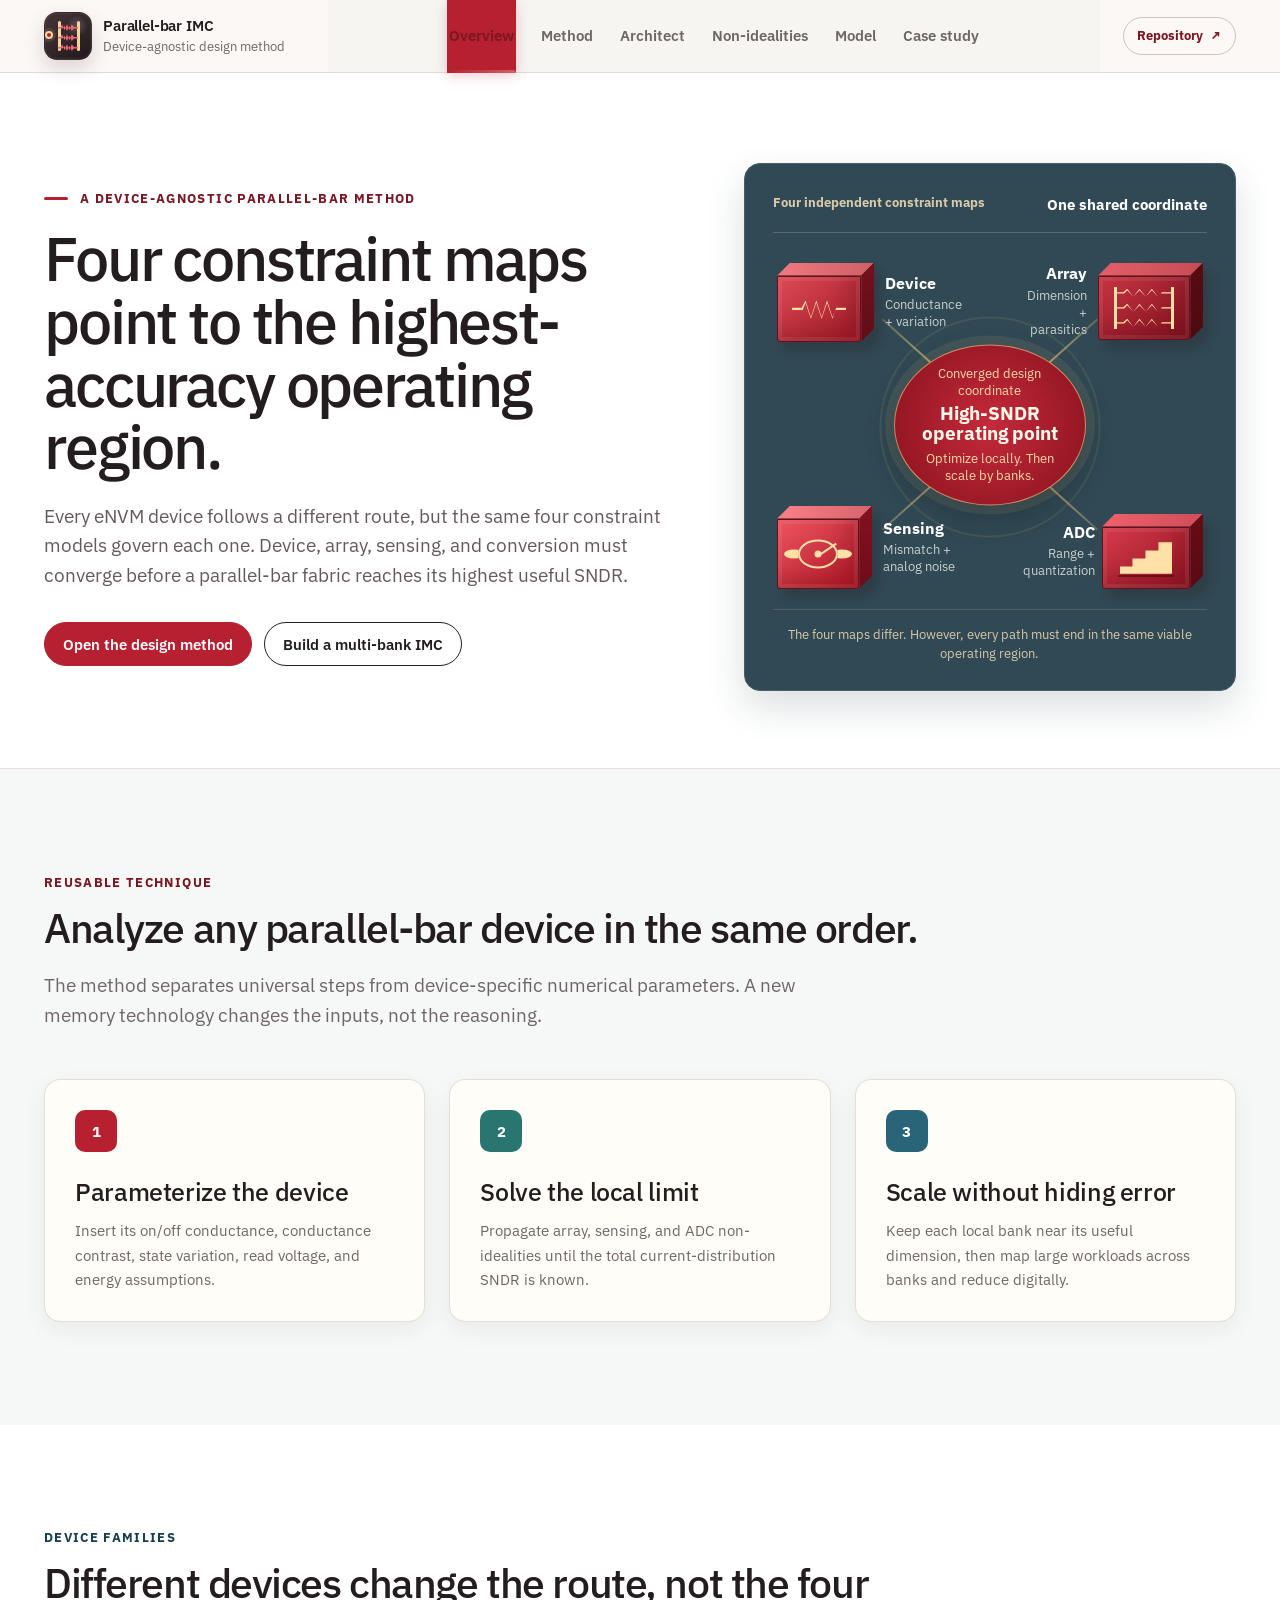
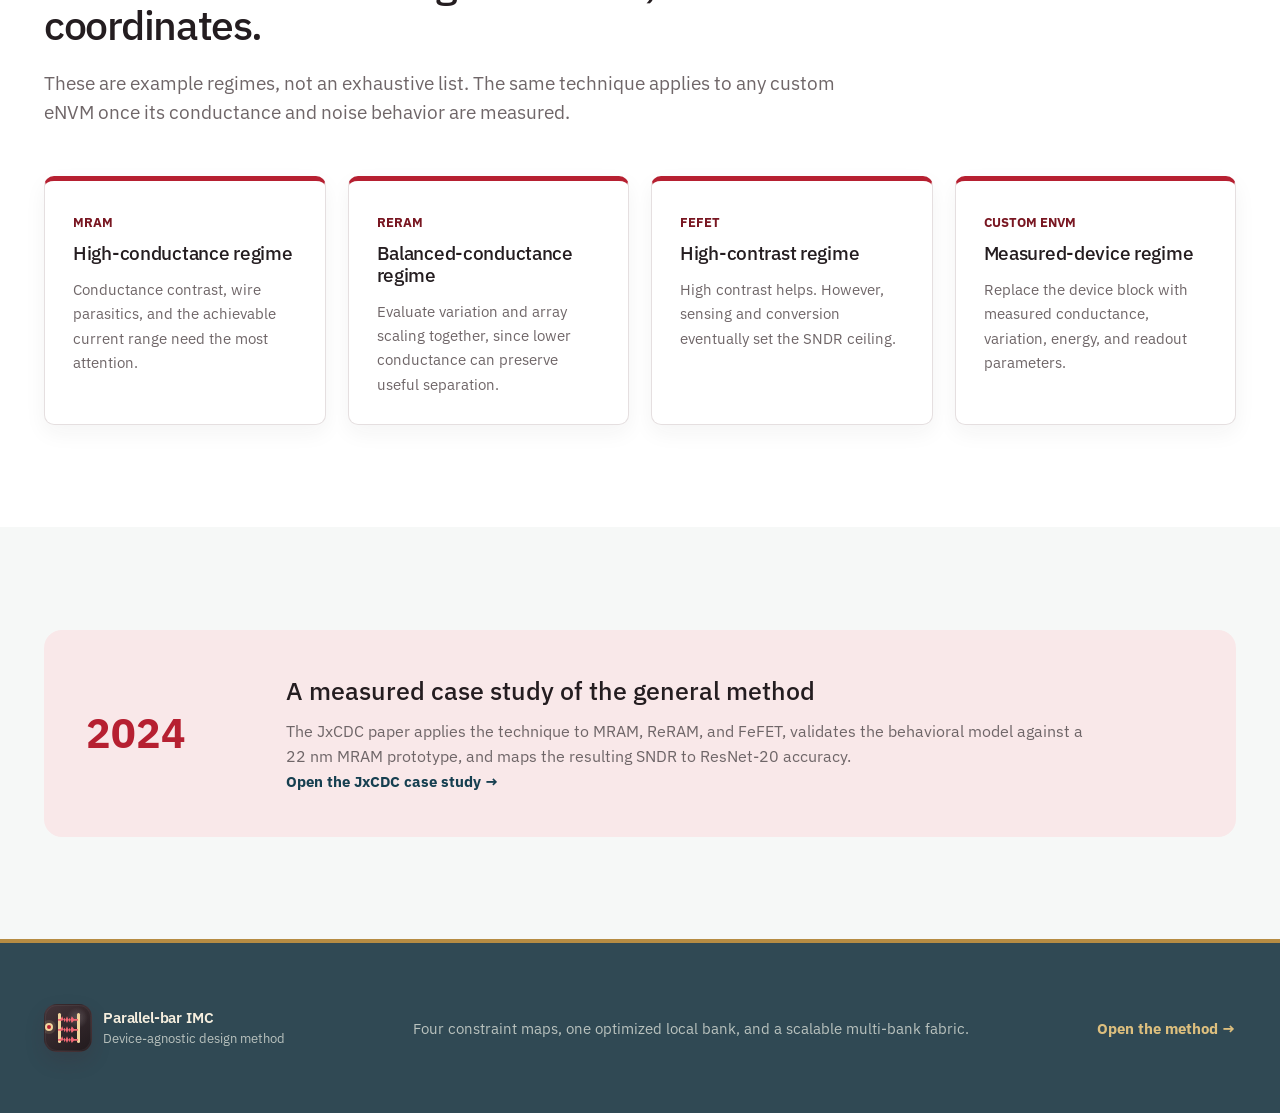
<file: docs/index.html>
<!doctype html>
<html lang="en">
  <head>
    <meta charset="utf-8" />
    <meta name="viewport" content="width=device-width, initial-scale=1" />
    <meta name="theme-color" content="#fbf8f4" />
    <meta name="description" content="A device-agnostic method for analyzing, optimizing, and scaling resistive parallel-bar in-memory-computing architectures." />
  <link rel="icon" href="assets/parallelbar-emblem.svg" type="image/svg+xml" />
    <link rel="stylesheet" href="styles.css" />
    <script src="app.js" defer></script>
    <title>Parallel-bar IMC · Device-Agnostic Design Method</title>
  </head>
  <body>
    <a class="skip-link" href="#main">Skip to content</a>
    <header class="site-header"><div class="container header-inner"><a class="brand" href="index.html"><span class="architecture-icon parallelbar-icon brand-architecture-icon" aria-hidden="true"><i></i><i></i><i></i><b></b><b></b><b></b><em></em></span><span><strong>Parallel-bar IMC</strong><small>Device-agnostic design method</small></span></a><button class="menu-toggle" type="button" aria-expanded="false" aria-controls="site-nav">Menu</button><nav id="site-nav" class="site-nav" aria-label="Parallel-bar design method"><a href="index.html" aria-current="page">Overview</a><a href="method.html">Method</a><a href="architect.html">Architect</a><a href="non-idealities.html">Non-idealities</a><a href="code.html">Model</a><a href="paper.html">Case study</a><a class="nav-repository" href="https://github.com/calmyor/eNVM-IMC-Modeling">Repository <span aria-hidden="true">↗</span></a></nav><a class="header-repo" href="https://github.com/calmyor/eNVM-IMC-Modeling">Repository <span aria-hidden="true">↗</span></a></div></header>

    <main id="main">
      <section class="page-hero route-hero"><div class="container page-hero-grid"><div><p class="eyebrow red">A device-agnostic parallel-bar method</p><h1>Four constraint maps point to the <span class="accent-red">highest-accuracy operating region.</span></h1><p class="hero-summary">Every eNVM device follows a different route, but the same four constraint models govern each one. Device, array, sensing, and conversion must converge before a parallel-bar fabric reaches its highest useful SNDR.</p><div class="hero-actions"><a class="button button-red" href="method.html">Open the design method</a><a class="button button-secondary" href="architect.html">Build a multi-bank IMC</a></div></div>
        <aside class="convergence-map" aria-label="Four distinct red technical cuboids for device, array, sensing, and ADC constraints, with directional paths converging on one high-SNDR operating point">
          <div class="convergence-map-head"><span>Four independent constraint maps</span><strong>One shared coordinate</strong></div>
          <div class="convergence-field">
            <div class="guide-node guide-device"><span class="road-cube cube-device" aria-hidden="true"><span class="cube-symbol device-symbol"><i></i></span></span><span class="guide-copy"><strong>Device</strong><small>Conductance + variation</small></span></div>
            <div class="guide-node guide-array"><span class="road-cube cube-array" aria-hidden="true"><span class="cube-symbol array-symbol"><i></i><i></i><i></i></span></span><span class="guide-copy"><strong>Array</strong><small>Dimension + parasitics</small></span></div>
            <div class="guide-node guide-sensing"><span class="road-cube cube-sensing" aria-hidden="true"><span class="cube-symbol sensing-symbol"><i></i></span></span><span class="guide-copy"><strong>Sensing</strong><small>Mismatch + analog noise</small></span></div>
            <div class="guide-node guide-conversion"><span class="road-cube cube-adc" aria-hidden="true"><span class="cube-symbol adc-symbol"><i></i></span></span><span class="guide-copy"><strong>ADC</strong><small>Range + quantization</small></span></div>
            <span class="route-vector vector-device" aria-hidden="true"></span><span class="route-vector vector-array" aria-hidden="true"></span><span class="route-vector vector-sensing" aria-hidden="true"></span><span class="route-vector vector-conversion" aria-hidden="true"></span>
            <div class="convergence-target"><span>Converged design coordinate</span><strong>High-SNDR<br />operating point</strong><small>Optimize locally. Then scale by banks.</small></div>
          </div>
          <p class="convergence-note">The four maps differ. However, every path must end in the same viable operating region.</p>
        </aside>
      </section>

      <section class="section section-tint"><div class="container"><div class="section-heading"><p class="section-kicker red">Reusable technique</p><h2>Analyze any parallel-bar device in the same order.</h2><p>The method separates universal steps from device-specific numerical parameters. A new memory technology changes the inputs, not the reasoning.</p></div><div class="principle-grid"><article class="principle-card"><span>1</span><h3>Parameterize the device</h3><p>Insert its on/off conductance, conductance contrast, state variation, read voltage, and energy assumptions.</p></article><article class="principle-card"><span>2</span><h3>Solve the local limit</h3><p>Propagate array, sensing, and ADC non-idealities until the total current-distribution SNDR is known.</p></article><article class="principle-card"><span>3</span><h3>Scale without hiding error</h3><p>Keep each local bank near its useful dimension, then map large workloads across banks and reduce digitally.</p></article></div></div></section>

      <section class="section"><div class="container"><div class="section-heading"><p class="section-kicker">Device families</p><h2>Different devices change the route, not the four coordinates.</h2><p>These are example regimes, not an exhaustive list. The same technique applies to any custom eNVM once its conductance and noise behavior are measured.</p></div><div class="device-family-grid"><article class="device-family-card"><span>MRAM</span><h3>High-conductance regime</h3><p>Conductance contrast, wire parasitics, and the achievable current range need the most attention.</p></article><article class="device-family-card"><span>ReRAM</span><h3>Balanced-conductance regime</h3><p>Evaluate variation and array scaling together, since lower conductance can preserve useful separation.</p></article><article class="device-family-card"><span>FeFET</span><h3>High-contrast regime</h3><p>High contrast helps. However, sensing and conversion eventually set the SNDR ceiling.</p></article><article class="device-family-card"><span>Custom eNVM</span><h3>Measured-device regime</h3><p>Replace the device block with measured conductance, variation, energy, and readout parameters.</p></article></div></div></section>

      <section class="section section-tint"><div class="container"><div class="result-banner red"><div class="result-number">2024</div><div><h2>A measured case study of the general method</h2><p>The JxCDC paper applies the technique to MRAM, ReRAM, and FeFET, validates the behavioral model against a 22 nm MRAM prototype, and maps the resulting SNDR to ResNet-20 accuracy.</p><a class="text-link" href="paper.html">Open the JxCDC case study →</a></div></div></div></section>
    </main>

    <footer class="site-footer"><div class="container footer-inner"><a class="brand" href="index.html"><span class="architecture-icon parallelbar-icon brand-architecture-icon" aria-hidden="true"><i></i><i></i><i></i><b></b><b></b><b></b><em></em></span><span><strong>Parallel-bar IMC</strong><small>Device-agnostic design method</small></span></a><p>Four constraint maps, one optimized local bank, and a scalable multi-bank fabric.</p><a class="footer-link" href="method.html">Open the method →</a></div></footer>
  </body>
</html>
</file>
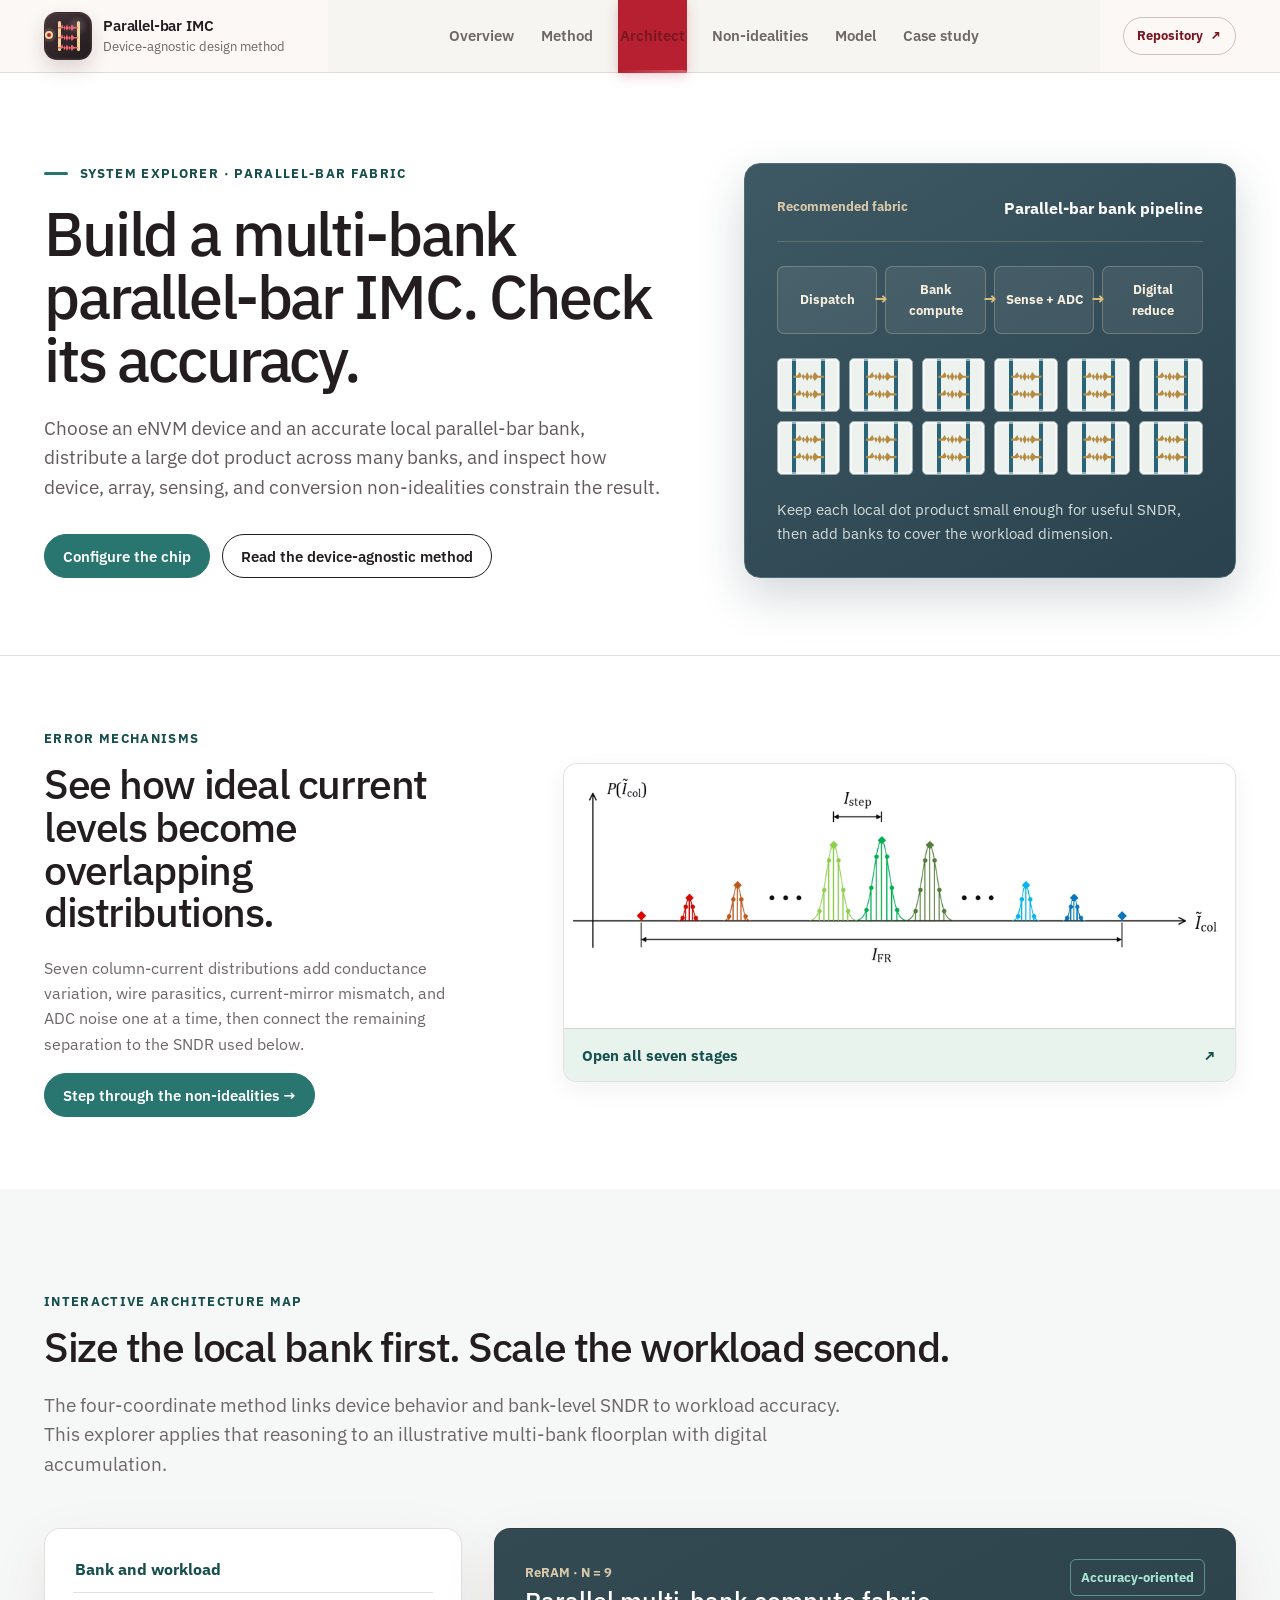
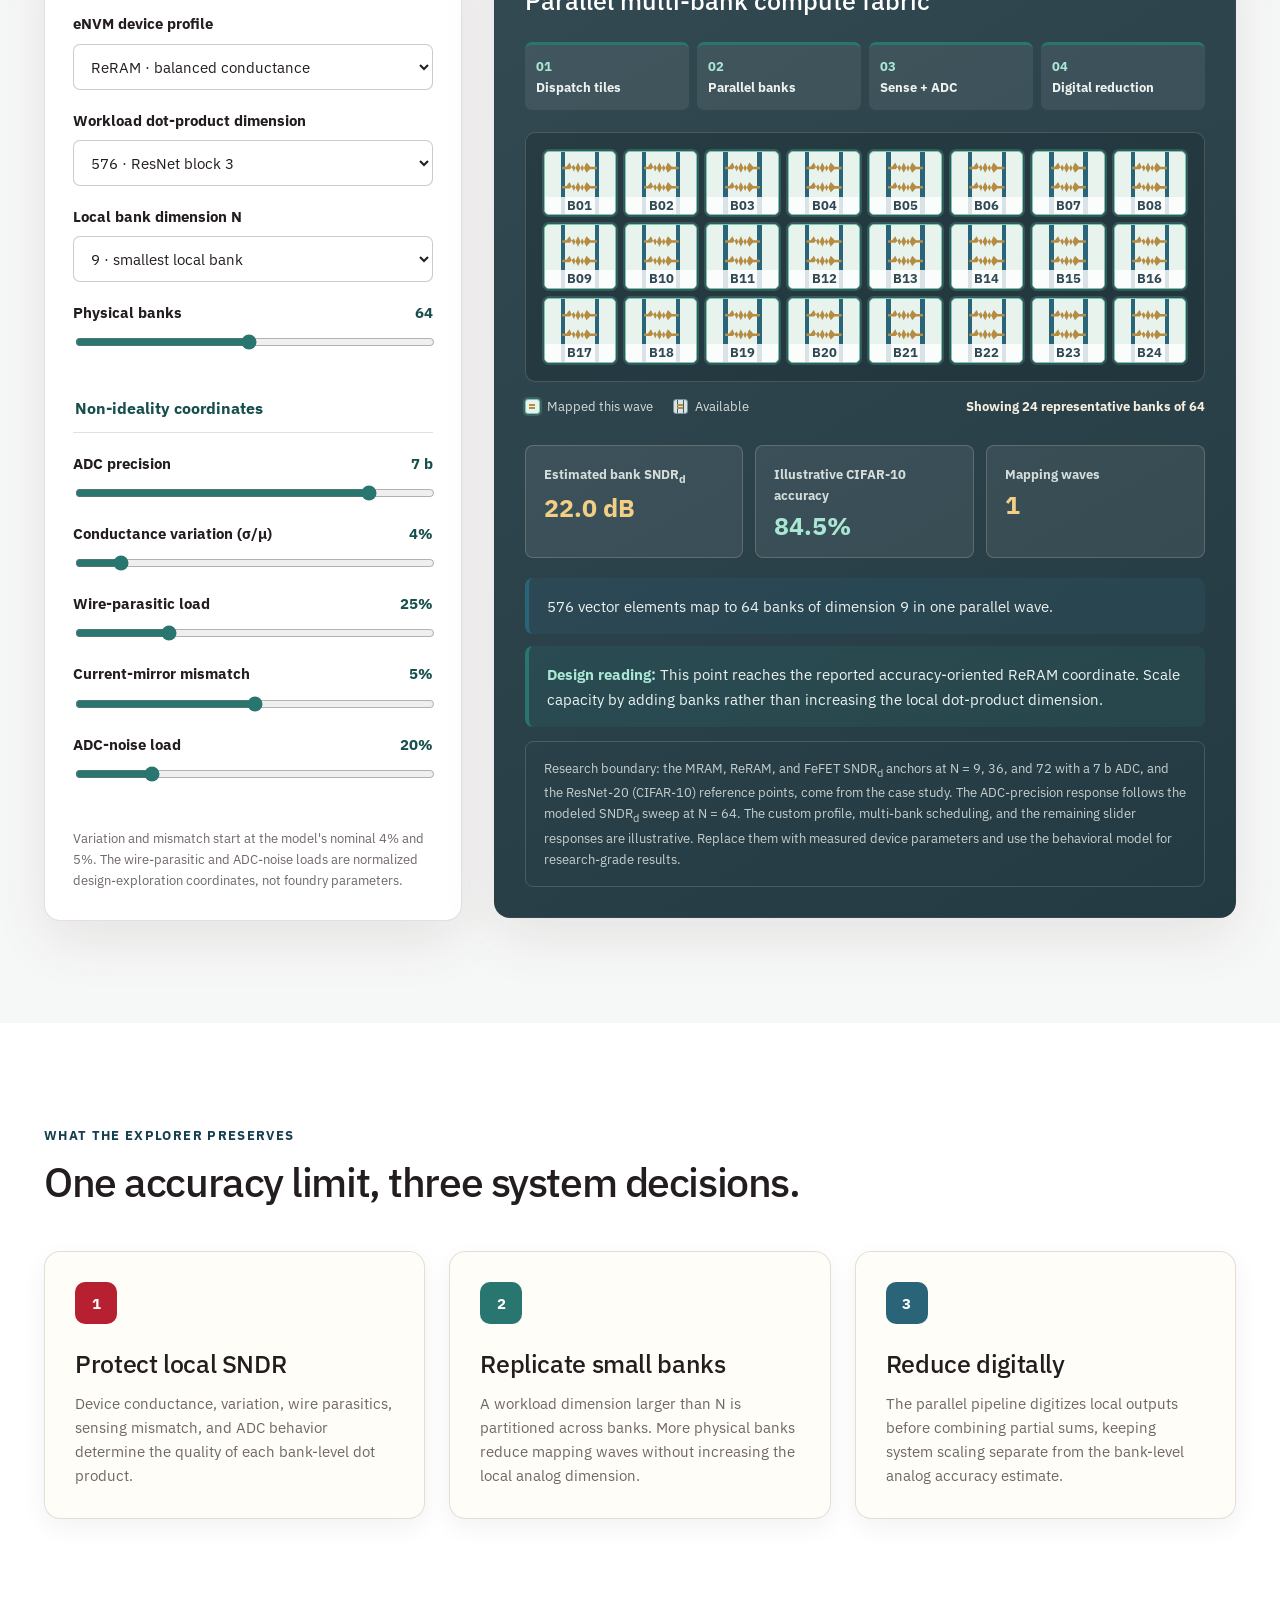
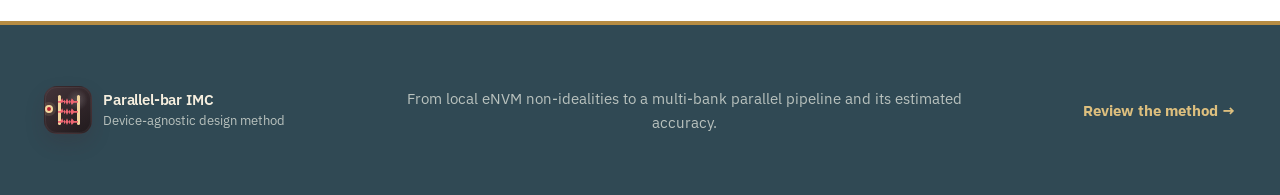
<file: docs/architect.html>
<!doctype html>
<html lang="en">
  <head>
    <meta charset="utf-8" />
    <meta name="viewport" content="width=device-width, initial-scale=1" />
    <meta name="theme-color" content="#fbf8f4" />
    <meta name="description" content="Configure a multi-bank parallel-bar eNVM in-memory-computing architecture and explore how bank dimension and non-idealities affect SNDR and workload accuracy." />
  <link rel="icon" href="assets/parallelbar-emblem.svg" type="image/svg+xml" />
    <link rel="stylesheet" href="styles.css" />
    <script src="app.js" defer></script>
    <title>Multi-bank Architect · Parallel-bar IMC</title>
  </head>
  <body>
    <a class="skip-link" href="#main">Skip to content</a>
    <header class="site-header">
      <div class="container header-inner">
        <a class="brand" href="index.html" aria-label="Parallel-bar IMC overview"><span class="architecture-icon parallelbar-icon brand-architecture-icon" aria-hidden="true"><i></i><i></i><i></i><b></b><b></b><b></b><em></em></span><span><strong>Parallel-bar IMC</strong><small>Device-agnostic design method</small></span></a>
        <button class="menu-toggle" type="button" aria-expanded="false" aria-controls="site-nav">Menu</button>
        <nav id="site-nav" class="site-nav" aria-label="Parallel-bar design method"><a href="index.html">Overview</a><a href="method.html">Method</a><a href="architect.html" aria-current="page">Architect</a><a href="non-idealities.html">Non-idealities</a><a href="code.html">Model</a><a href="paper.html">Case study</a><a class="nav-repository" href="https://github.com/calmyor/eNVM-IMC-Modeling">Repository <span aria-hidden="true">↗</span></a></nav>
        <a class="header-repo" href="https://github.com/calmyor/eNVM-IMC-Modeling">Repository <span aria-hidden="true">↗</span></a>
      </div>
    </header>

    <main id="main">
      <section class="page-hero architect-hero">
        <div class="container page-hero-grid">
          <div>
            <p class="eyebrow green">System explorer · Parallel-bar fabric</p>
            <h1>Build a multi-bank parallel-bar IMC. <span class="accent-green">Check its accuracy.</span></h1>
            <p class="hero-summary">Choose an eNVM device and an accurate local parallel-bar bank, distribute a large dot product across many banks, and inspect how device, array, sensing, and conversion non-idealities constrain the result.</p>
            <div class="hero-actions"><a class="button button-green" href="#architect-lab">Configure the chip</a><a class="button button-secondary" href="method.html">Read the device-agnostic method</a></div>
          </div>
          <aside class="chip-preview" aria-label="A four-stage parallel pipeline feeding a multi-bank eNVM compute fabric">
            <div class="chip-preview-head"><span>Recommended fabric</span><strong>Parallel-bar bank pipeline</strong></div>
            <ol class="pipeline-strip" aria-label="Pipeline stages"><li>Dispatch</li><li>Bank compute</li><li>Sense + ADC</li><li>Digital reduce</li></ol>
            <div class="hero-bank-grid" aria-hidden="true"><span></span><span></span><span></span><span></span><span></span><span></span><span></span><span></span><span></span><span></span><span></span><span></span></div>
            <p>Keep each local dot product small enough for useful SNDR, then add banks to cover the workload dimension.</p>
          </aside>
        </div>
      </section>

      <section class="section cartoon-teaser-section">
        <div class="container cartoon-teaser">
          <div class="content-copy">
            <p class="section-kicker green">Error mechanisms</p>
            <h2>See how ideal current levels become overlapping distributions.</h2>
            <p>Seven column-current distributions add conductance variation, wire parasitics, current-mirror mismatch, and ADC noise one at a time, then connect the remaining separation to the SNDR used below.</p>
            <a class="button button-green" href="non-idealities.html">Step through the non-idealities →</a>
          </div>
          <a class="cartoon-teaser-media" href="non-idealities.html" aria-label="Open the step-by-step non-ideality breakdown">
            <picture>
              <source media="(prefers-reduced-motion: reduce)" srcset="assets/current-distributions/step-7.svg" />
              <img src="assets/current-distributions/distribution-sequence.gif" alt="Animated current distributions broadening as resistive IMC non-idealities are added." />
            </picture>
            <span>Open all seven stages <b aria-hidden="true">↗</b></span>
          </a>
        </div>
      </section>

      <section class="section section-tint" id="architect-lab">
        <div class="container">
          <div class="section-heading"><p class="section-kicker green">Interactive architecture map</p><h2>Size the local bank first. Scale the workload second.</h2><p>The four-coordinate method links device behavior and bank-level SNDR to workload accuracy. This explorer applies that reasoning to an illustrative multi-bank floorplan with digital accumulation.</p></div>

          <div class="architect-lab">
            <form class="architect-controls" id="architect-form">
              <fieldset>
                <legend>Bank and workload</legend>
                <label class="control-field" for="sim-device"><span>eNVM device profile</span><select id="sim-device" name="device"><option value="reram" selected>ReRAM · balanced conductance</option><option value="mram">MRAM · high conductance</option><option value="fefet">FeFET · high contrast</option><option value="custom">Custom eNVM · normalized profile</option></select></label>
                <label class="control-field" for="sim-workload"><span>Workload dot-product dimension</span><select id="sim-workload" name="workload"><option value="144">144 · ResNet block 1</option><option value="288">288 · ResNet block 2</option><option value="576" selected>576 · ResNet block 3</option><option value="1024">1,024 · large layer</option><option value="4096">4,096 · very large layer</option></select></label>
                <label class="control-field" for="sim-bank-n"><span>Local bank dimension N</span><select id="sim-bank-n" name="bankN"><option value="9" selected>9 · smallest local bank</option><option value="36">36 · balanced bank count</option><option value="72">72 · fewest banks</option></select></label>
                <label class="control-field range-field" for="sim-banks"><span>Physical banks <output aria-hidden="true" id="sim-banks-value" for="sim-banks">64</output></span><input id="sim-banks" name="banks" type="range" min="4" max="128" step="4" value="64" /></label>
              </fieldset>

              <fieldset>
                <legend>Non-ideality coordinates</legend>
                <label class="control-field range-field" for="sim-adc-bits"><span>ADC precision <output aria-hidden="true" id="sim-adc-bits-value" for="sim-adc-bits">7 b</output></span><input id="sim-adc-bits" name="adcBits" type="range" min="2" max="8" step="1" value="7" /></label>
                <label class="control-field range-field" for="sim-variation"><span>Conductance variation (σ/μ) <output aria-hidden="true" id="sim-variation-value" for="sim-variation">4%</output></span><input id="sim-variation" name="variation" type="range" min="2" max="20" step="1" value="4" /></label>
                <label class="control-field range-field" for="sim-wire"><span>Wire-parasitic load <output aria-hidden="true" id="sim-wire-value" for="sim-wire">25%</output></span><input id="sim-wire" name="wire" type="range" min="0" max="100" step="5" value="25" /></label>
                <label class="control-field range-field" for="sim-mismatch"><span>Current-mirror mismatch <output aria-hidden="true" id="sim-mismatch-value" for="sim-mismatch">5%</output></span><input id="sim-mismatch" name="mismatch" type="range" min="0" max="10" step="0.5" value="5" /></label>
                <label class="control-field range-field" for="sim-adc-noise"><span>ADC-noise load <output aria-hidden="true" id="sim-adc-noise-value" for="sim-adc-noise">20%</output></span><input id="sim-adc-noise" name="adcNoise" type="range" min="0" max="100" step="5" value="20" /></label>
              </fieldset>

              <p class="control-note">Variation and mismatch start at the model's nominal 4% and 5%. The wire-parasitic and ADC-noise loads are normalized design-exploration coordinates, not foundry parameters.</p>
            </form>

            <div class="sim-chip">
              <div class="sim-chip-head"><div><span id="sim-chip-kicker">ReRAM · N = 9</span><h3>Parallel multi-bank compute fabric</h3></div><strong id="sim-status">Accuracy-oriented</strong></div>
              <ol class="sim-pipeline" aria-label="Active compute pipeline"><li><span>01</span>Dispatch tiles</li><li><span>02</span>Parallel banks</li><li><span>03</span>Sense + ADC</li><li><span>04</span>Digital reduction</li></ol>
              <div class="sim-bank-grid" id="sim-bank-grid" role="img" aria-label="Representative physical bank map"></div>
              <div class="sim-bank-legend"><span><i class="active"></i>Mapped this wave</span><span><i></i>Available</span><strong id="sim-bank-caption">Showing 24 of 64 physical banks</strong></div>

              <div class="sim-results" aria-live="polite">
                <div><span>Estimated bank SNDR<sub>d</sub></span><strong id="sim-sndr">22.0 dB</strong></div>
                <div><span id="sim-accuracy-label">Illustrative CIFAR-10 accuracy</span><strong id="sim-accuracy">84.5%</strong></div>
                <div><span>Mapping waves</span><strong id="sim-waves">1</strong></div>
              </div>
              <p class="sim-mapping" id="sim-mapping">576 vector elements map to 64 banks of dimension 9 in one parallel wave.</p>
              <p class="sim-advice" id="sim-advice"><strong>Design reading:</strong> This point reaches the reported accuracy-oriented ReRAM coordinate. Scale capacity by adding banks rather than increasing the local dot-product dimension.</p>
              <p class="sim-boundary">Research boundary: the MRAM, ReRAM, and FeFET SNDR<sub>d</sub> anchors at N = 9, 36, and 72 with a 7 b ADC, and the ResNet-20 (CIFAR-10) reference points, come from the case study. The ADC-precision response follows the modeled SNDR<sub>d</sub> sweep at N = 64. The custom profile, multi-bank scheduling, and the remaining slider responses are illustrative. Replace them with measured device parameters and use the behavioral model for research-grade results.</p>
            </div>
          </div>
        </div>
      </section>

      <section class="section">
        <div class="container">
          <div class="section-heading"><p class="section-kicker">What the explorer preserves</p><h2>One accuracy limit, three system decisions.</h2></div>
          <div class="principle-grid">
            <article class="principle-card"><span>1</span><h3>Protect local SNDR</h3><p>Device conductance, variation, wire parasitics, sensing mismatch, and ADC behavior determine the quality of each bank-level dot product.</p></article>
            <article class="principle-card"><span>2</span><h3>Replicate small banks</h3><p>A workload dimension larger than N is partitioned across banks. More physical banks reduce mapping waves without increasing the local analog dimension.</p></article>
            <article class="principle-card"><span>3</span><h3>Reduce digitally</h3><p>The parallel pipeline digitizes local outputs before combining partial sums, keeping system scaling separate from the bank-level analog accuracy estimate.</p></article>
          </div>
        </div>
      </section>
    </main>

    <footer class="site-footer"><div class="container footer-inner"><a class="brand" href="index.html"><span class="architecture-icon parallelbar-icon brand-architecture-icon" aria-hidden="true"><i></i><i></i><i></i><b></b><b></b><b></b><em></em></span><span><strong>Parallel-bar IMC</strong><small>Device-agnostic design method</small></span></a><p>From local eNVM non-idealities to a multi-bank parallel pipeline and its estimated accuracy.</p><a class="footer-link" href="method.html">Review the method →</a></div></footer>
  </body>
</html>
</file>
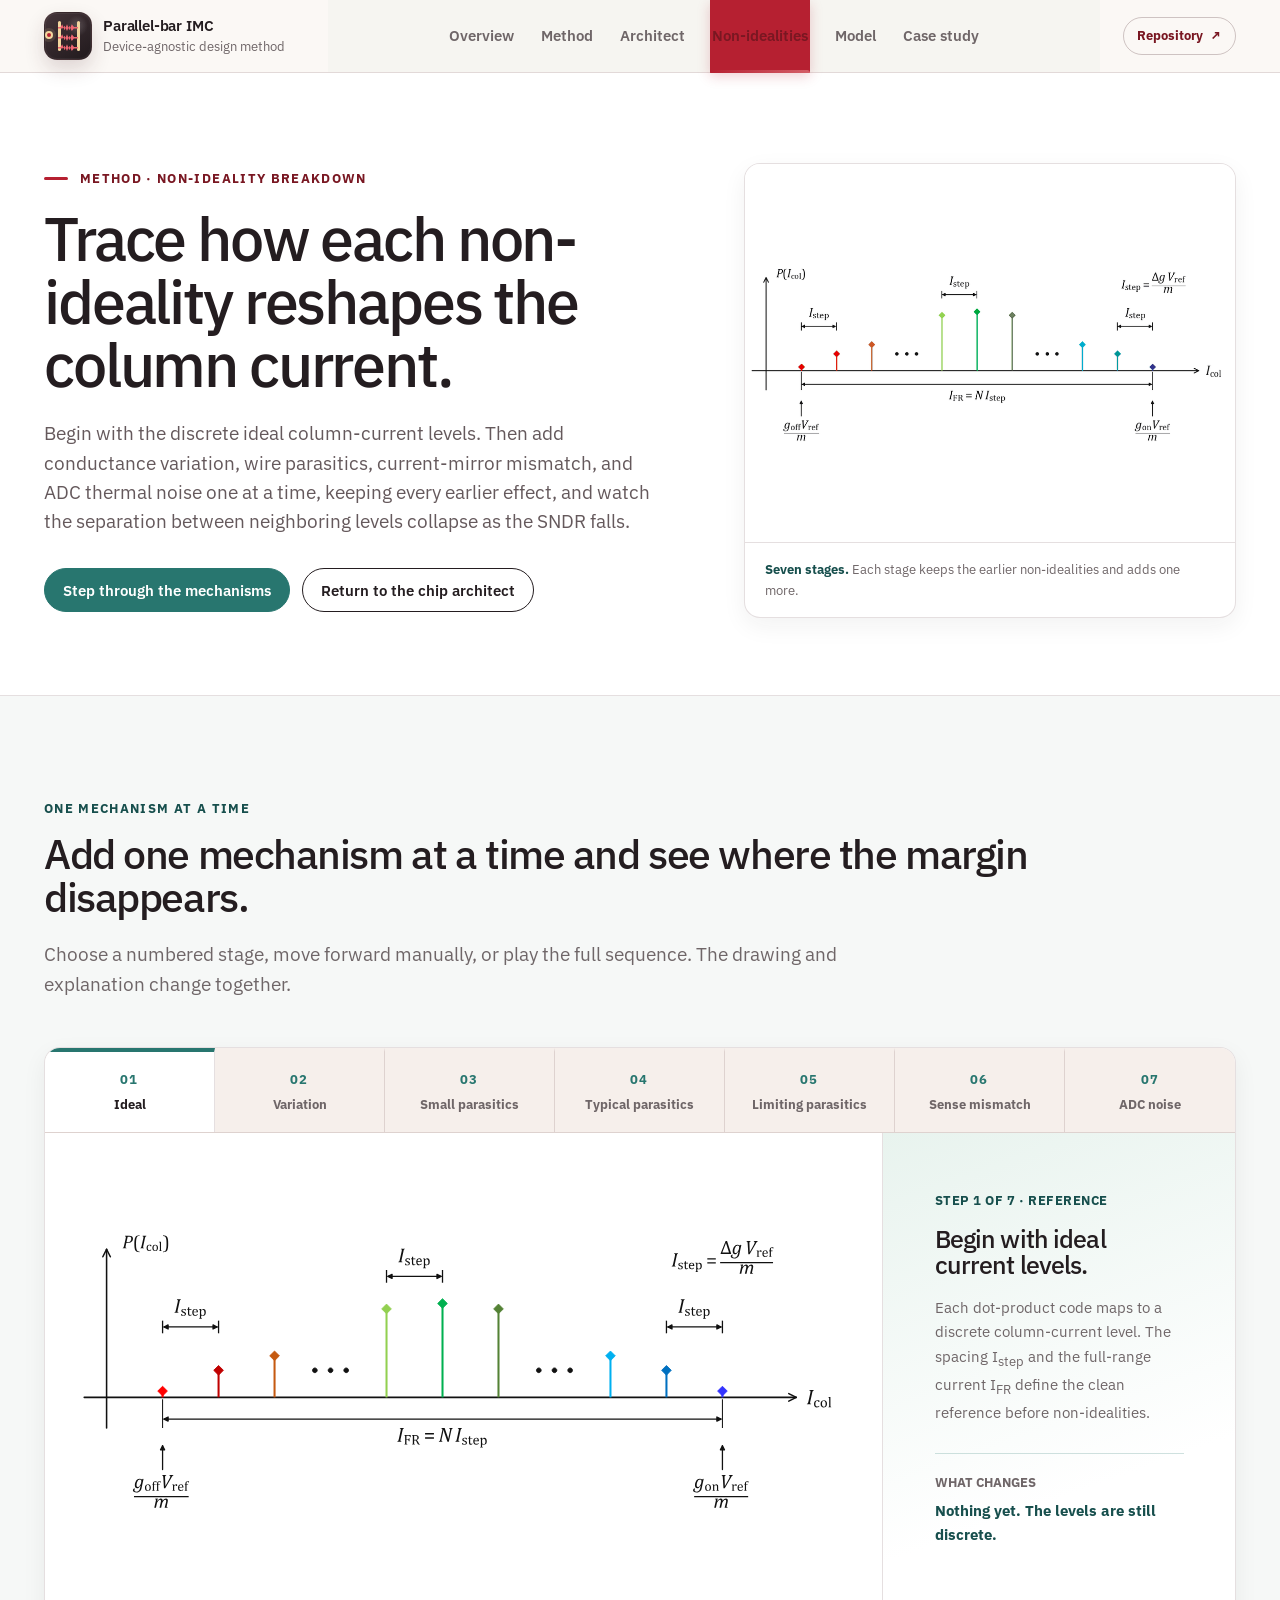
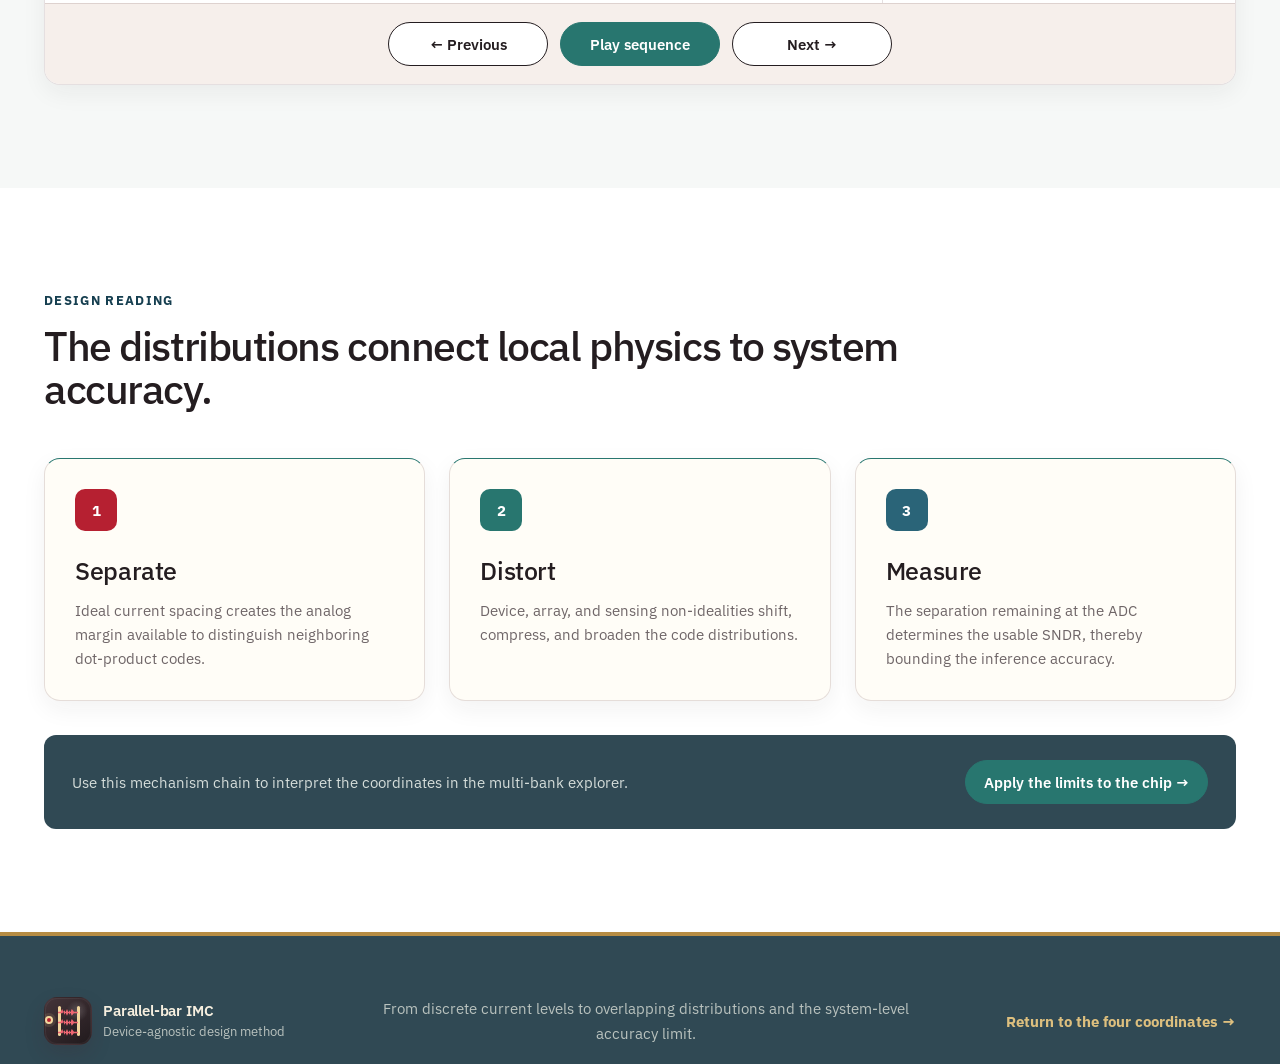
<file: docs/cartoon.html>
<!doctype html>
<html lang="en">
  <head>
    <meta charset="utf-8" />
    <title>Non-ideality Breakdown · Parallel-bar IMC</title>
    <meta name="robots" content="noindex" />
    <link rel="canonical" href="non-idealities.html" />
    <meta http-equiv="refresh" content="0; url=non-idealities.html" />
  </head>
  <body>
    <p>This page has moved to <a href="non-idealities.html">Non-ideality Breakdown</a>.</p>
  </body>
</html>
</file>
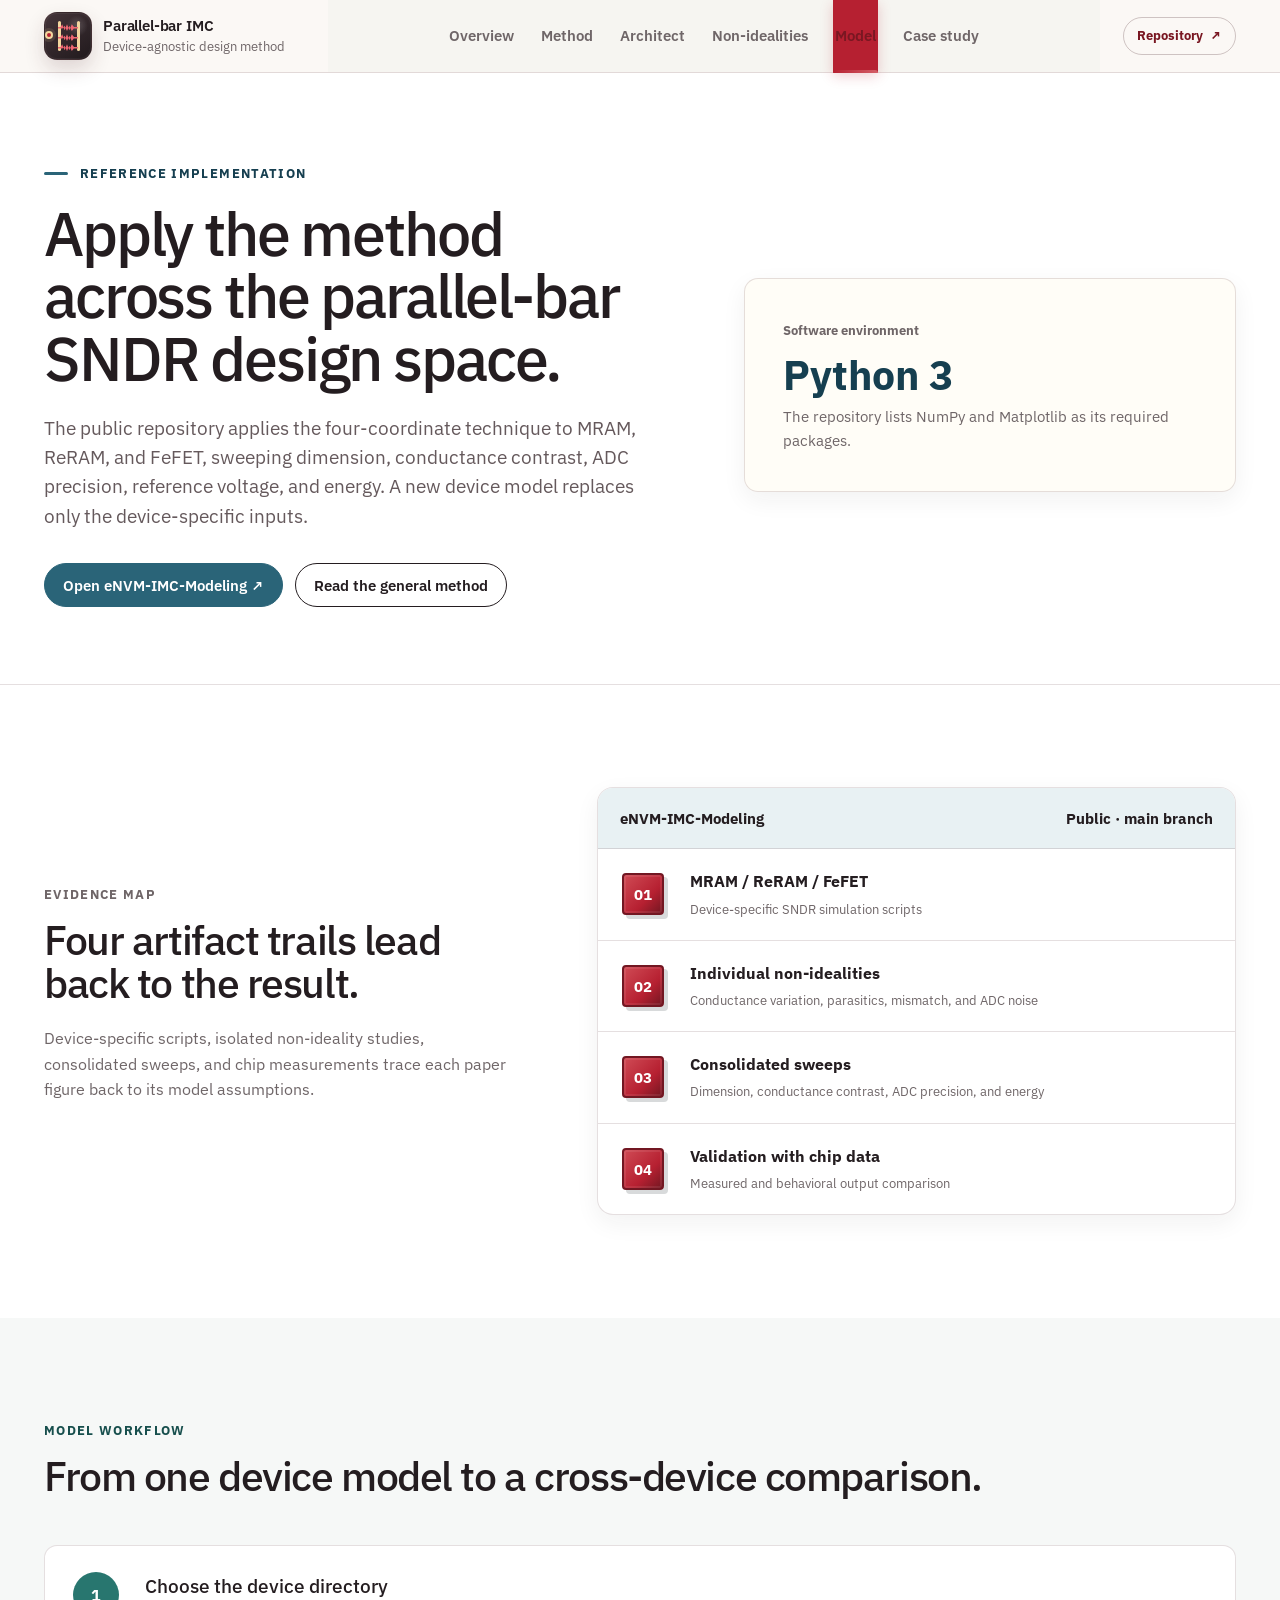
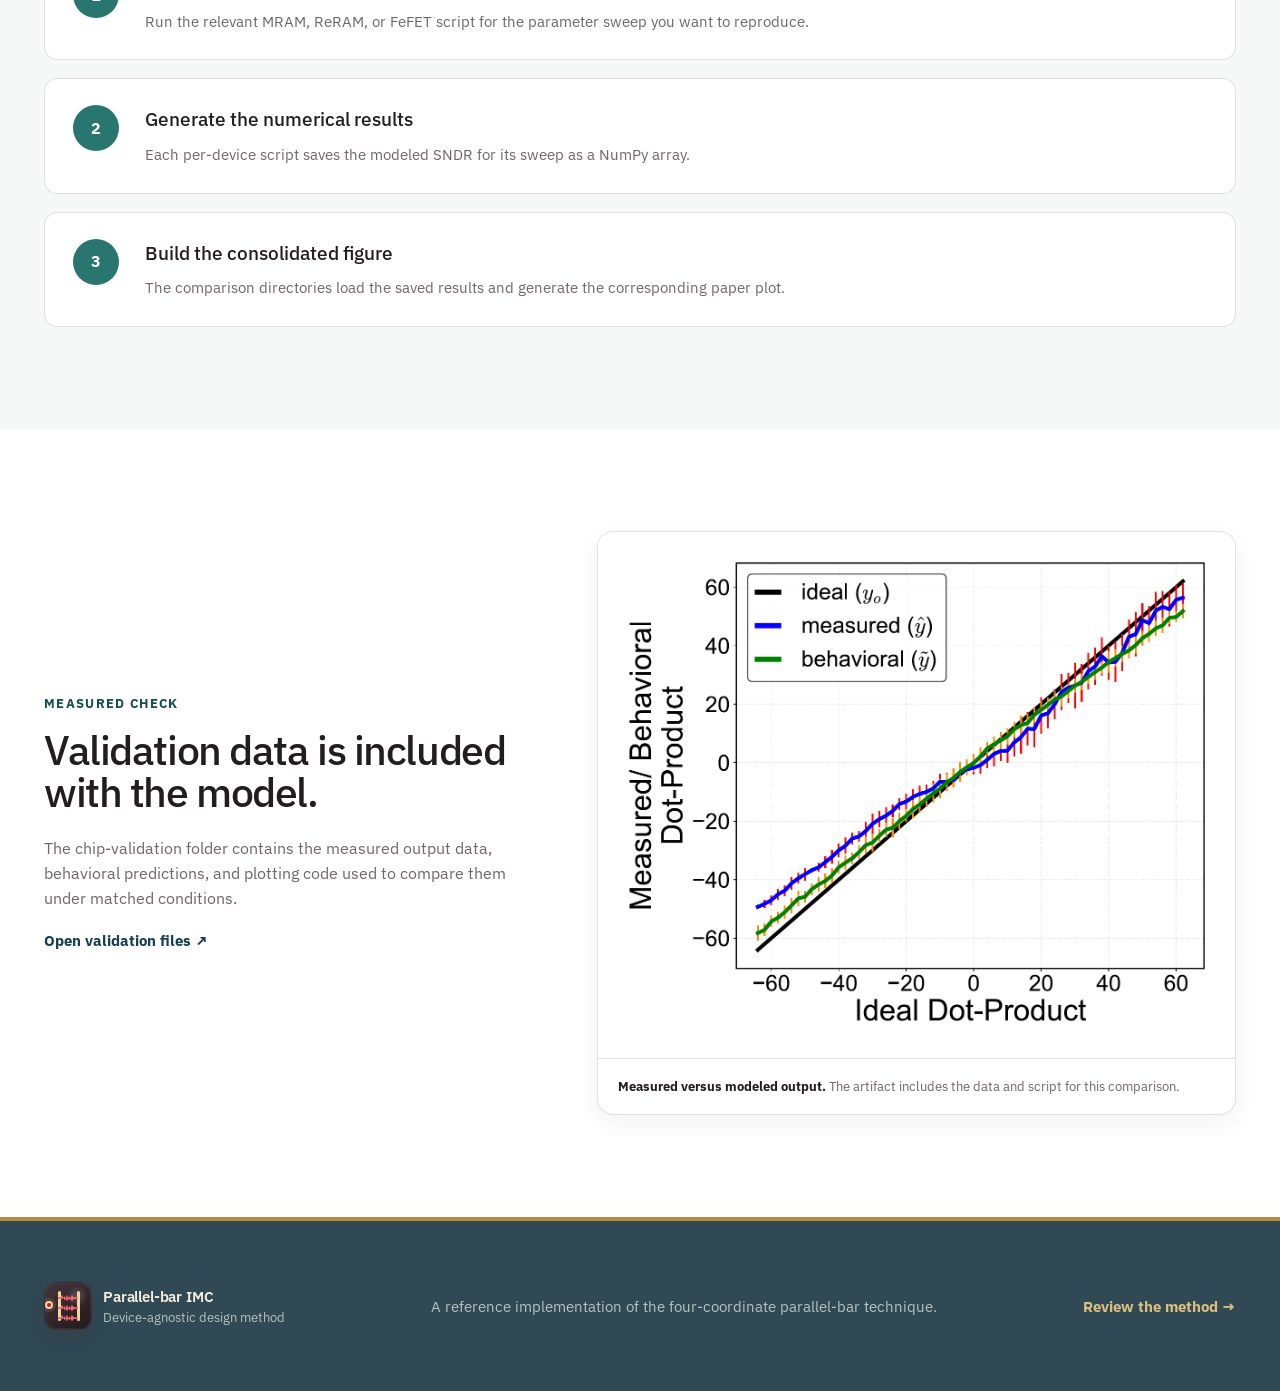
<file: docs/code.html>
<!doctype html>
<html lang="en">
  <head>
    <meta charset="utf-8" />
    <meta name="viewport" content="width=device-width, initial-scale=1" />
    <meta name="theme-color" content="#fbf8f4" />
    <meta name="description" content="Reproduce the parallel-bar SNDR analysis using the public eNVM-IMC-Modeling repository." />
  <link rel="icon" href="assets/parallelbar-emblem.svg" type="image/svg+xml" />
    <link rel="stylesheet" href="styles.css" />
    <script src="app.js" defer></script>
    <title>Behavioral Model · Parallel-bar IMC</title>
  </head>
  <body>
    <a class="skip-link" href="#main">Skip to content</a>
    <header class="site-header"><div class="container header-inner"><a class="brand" href="index.html"><span class="architecture-icon parallelbar-icon brand-architecture-icon" aria-hidden="true"><i></i><i></i><i></i><b></b><b></b><b></b><em></em></span><span><strong>Parallel-bar IMC</strong><small>Device-agnostic design method</small></span></a><button class="menu-toggle" type="button" aria-expanded="false" aria-controls="site-nav">Menu</button><nav id="site-nav" class="site-nav" aria-label="Parallel-bar design method"><a href="index.html">Overview</a><a href="method.html">Method</a><a href="architect.html">Architect</a><a href="non-idealities.html">Non-idealities</a><a href="code.html" aria-current="page">Model</a><a href="paper.html">Case study</a><a class="nav-repository" href="https://github.com/calmyor/eNVM-IMC-Modeling">Repository <span aria-hidden="true">↗</span></a></nav><a class="header-repo" href="https://github.com/calmyor/eNVM-IMC-Modeling">Repository <span aria-hidden="true">↗</span></a></div></header>
    <main id="main">
      <section class="page-hero"><div class="container page-hero-grid"><div><p class="eyebrow">Reference implementation</p><h1>Apply the method across the <span class="accent-blue">parallel-bar SNDR design space.</span></h1><p class="hero-summary">The public repository applies the four-coordinate technique to MRAM, ReRAM, and FeFET, sweeping dimension, conductance contrast, ADC precision, reference voltage, and energy. A new device model replaces only the device-specific inputs.</p><div class="hero-actions"><a class="button button-primary" href="https://github.com/calmyor/eNVM-IMC-Modeling">Open eNVM-IMC-Modeling ↗</a><a class="button button-secondary" href="method.html">Read the general method</a></div></div><aside class="page-stat-card"><span>Software environment</span><strong>Python 3</strong><p>The repository lists NumPy and Matplotlib as its required packages.</p></aside></div></section>

      <section class="section"><div class="container content-split"><div class="content-copy"><p class="section-kicker">Evidence map</p><h2>Four artifact trails lead back to the result.</h2><p>Device-specific scripts, isolated non-ideality studies, consolidated sweeps, and chip measurements trace each paper figure back to its model assumptions.</p></div><div class="repo-panel"><div class="repo-head"><span>eNVM-IMC-Modeling</span><span>Public · main branch</span></div><ul class="repo-list guide-repo"><li><span>01</span><div><strong>MRAM / ReRAM / FeFET</strong><small>Device-specific SNDR simulation scripts</small></div></li><li><span>02</span><div><strong>Individual non-idealities</strong><small>Conductance variation, parasitics, mismatch, and ADC noise</small></div></li><li><span>03</span><div><strong>Consolidated sweeps</strong><small>Dimension, conductance contrast, ADC precision, and energy</small></div></li><li><span>04</span><div><strong>Validation with chip data</strong><small>Measured and behavioral output comparison</small></div></li></ul></div></div></section>

      <section class="section section-tint"><div class="container"><div class="section-heading"><p class="section-kicker green">Model workflow</p><h2>From one device model to a cross-device comparison.</h2></div><div class="steps"><article class="step"><div><h3>Choose the device directory</h3><p>Run the relevant MRAM, ReRAM, or FeFET script for the parameter sweep you want to reproduce.</p></div></article><article class="step"><div><h3>Generate the numerical results</h3><p>Each per-device script saves the modeled SNDR for its sweep as a NumPy array.</p></div></article><article class="step"><div><h3>Build the consolidated figure</h3><p>The comparison directories load the saved results and generate the corresponding paper plot.</p></div></article></div></div></section>

      <section class="section"><div class="container content-split"><div class="content-copy"><p class="section-kicker green">Measured check</p><h2>Validation data is included with the model.</h2><p>The chip-validation folder contains the measured output data, behavioral predictions, and plotting code used to compare them under matched conditions.</p><a class="text-link" href="https://github.com/calmyor/eNVM-IMC-Modeling/tree/main/SNDR-sim/Validation-with-chip-data">Open validation files ↗</a></div><figure class="paper-figure"><img src="assets/figures/model-validation.png" alt="Ideal, measured, and behavioral-model dot products from a 22 nm MRAM prototype." /><figcaption><strong>Measured versus modeled output.</strong> The artifact includes the data and script for this comparison.</figcaption></figure></div></section>
    </main>
    <footer class="site-footer"><div class="container footer-inner"><a class="brand" href="index.html"><span class="architecture-icon parallelbar-icon brand-architecture-icon" aria-hidden="true"><i></i><i></i><i></i><b></b><b></b><b></b><em></em></span><span><strong>Parallel-bar IMC</strong><small>Device-agnostic design method</small></span></a><p>A reference implementation of the four-coordinate parallel-bar technique.</p><a class="footer-link" href="method.html">Review the method →</a></div></footer>
  </body>
</html>
</file>
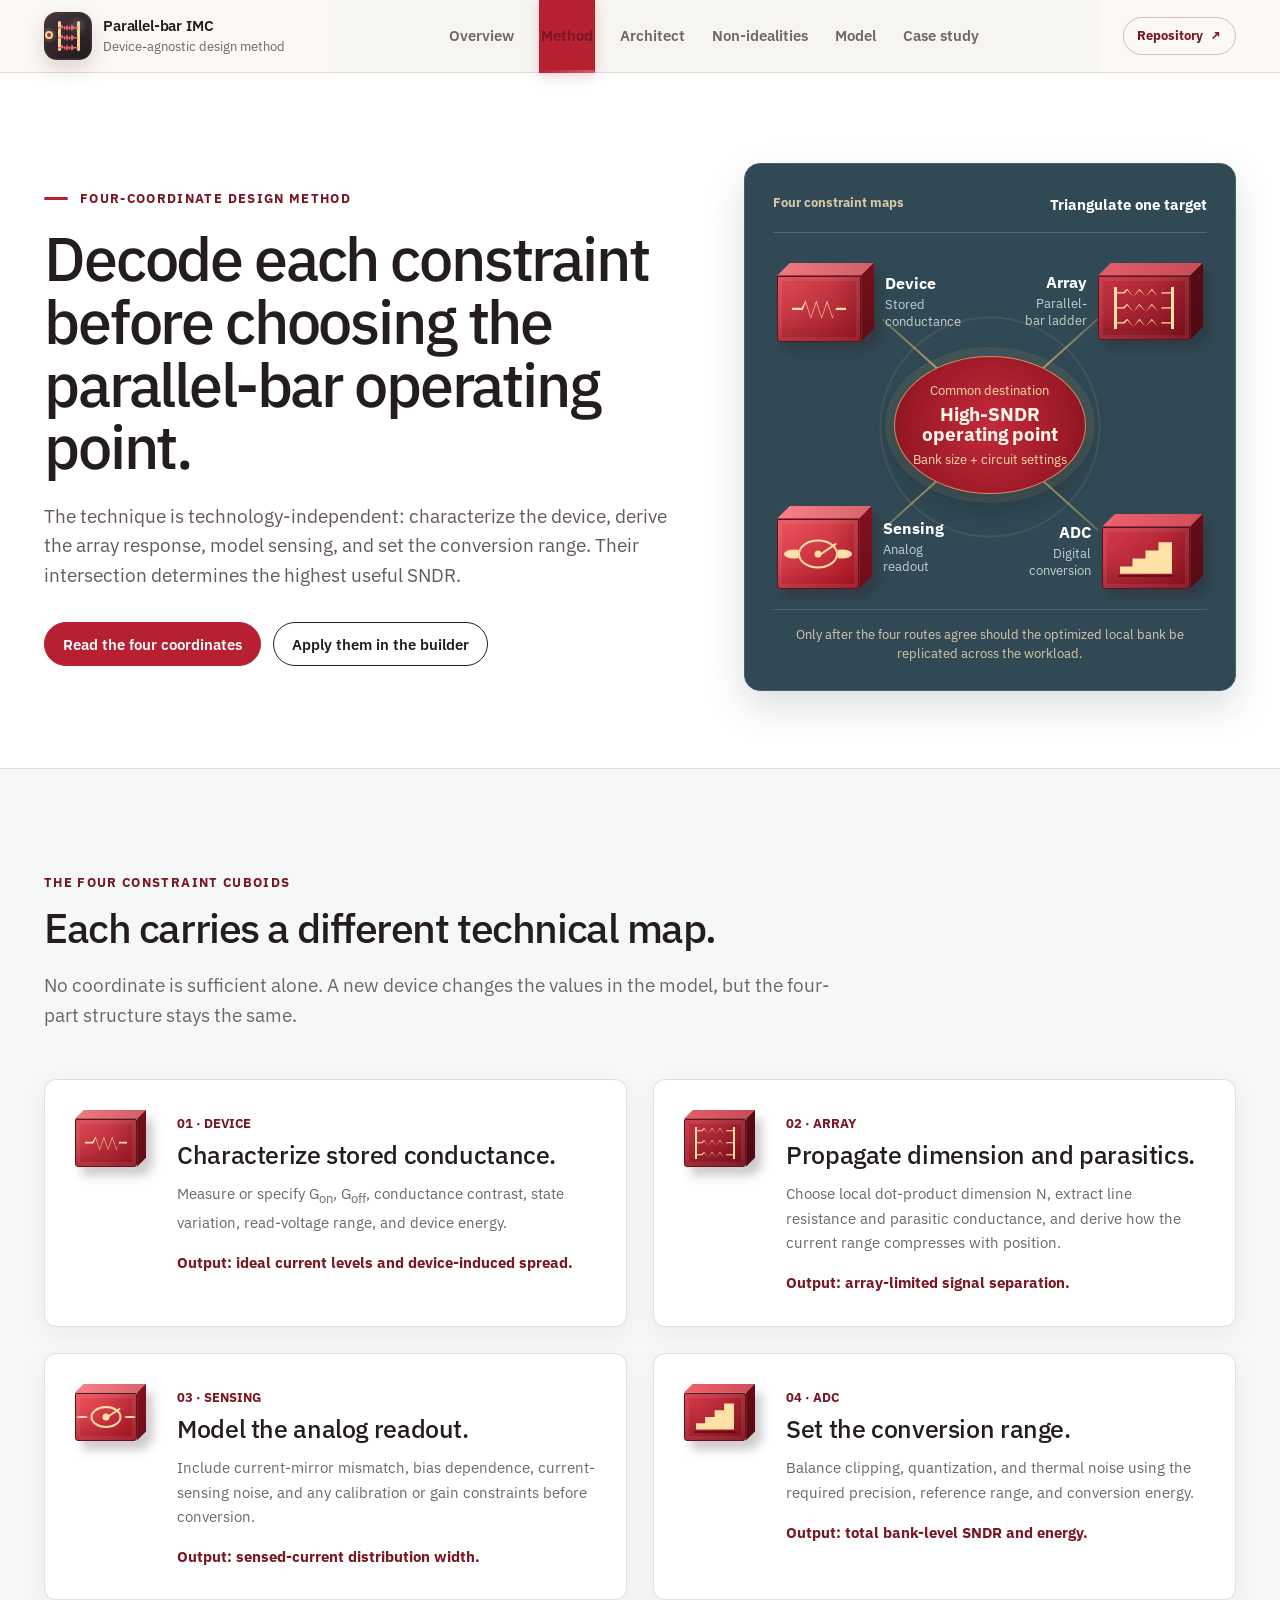
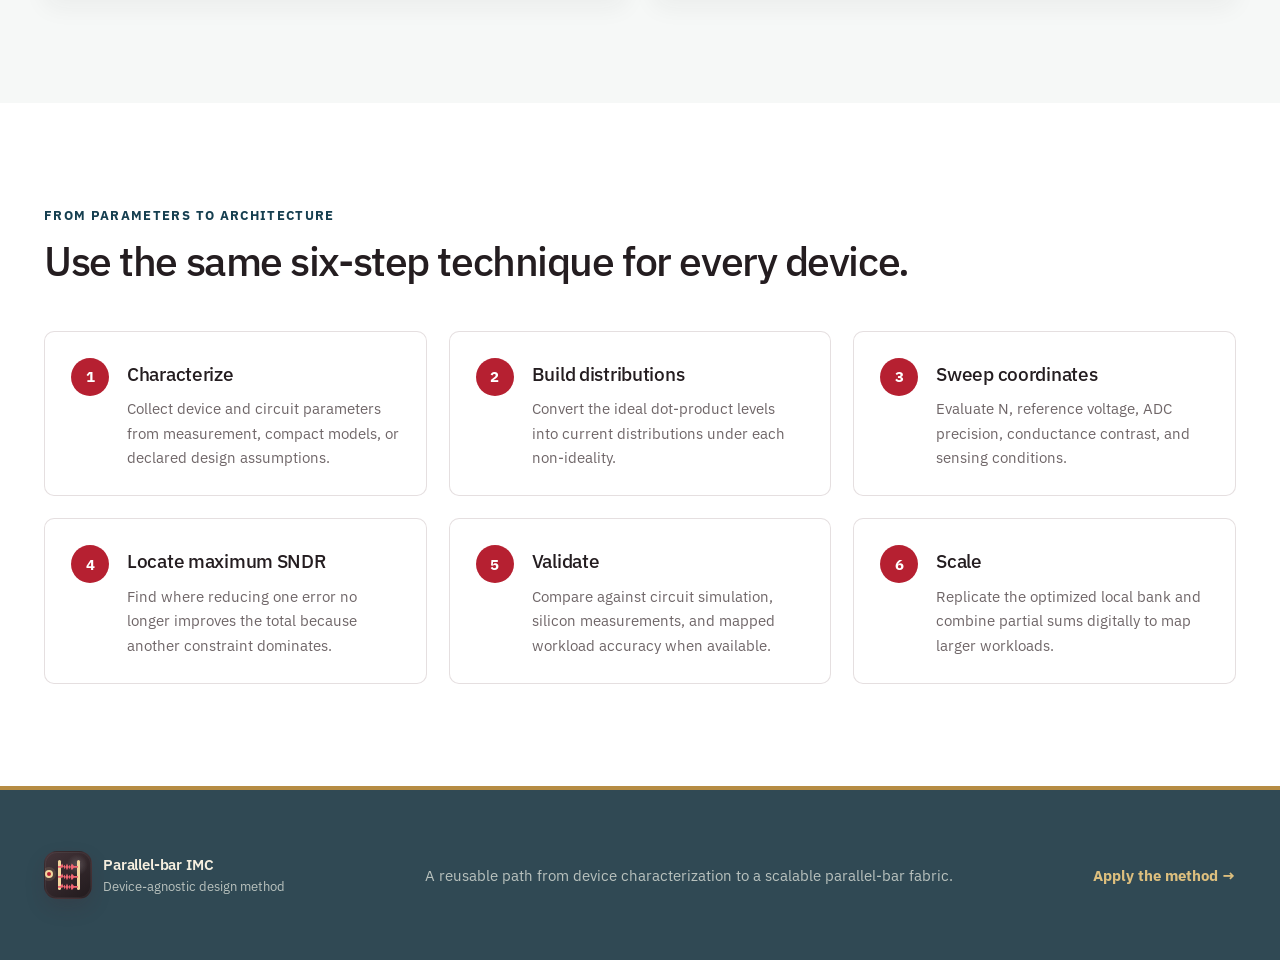
<file: docs/method.html>
<!doctype html>
<html lang="en">
  <head>
    <meta charset="utf-8" />
    <meta name="viewport" content="width=device-width, initial-scale=1" />
    <meta name="theme-color" content="#fbf8f4" />
    <meta name="description" content="A four-part technique for finding the highest-useful-SNDR operating point of any resistive parallel-bar IMC architecture." />
  <link rel="icon" href="assets/parallelbar-emblem.svg" type="image/svg+xml" />
    <link rel="stylesheet" href="styles.css" />
    <script src="app.js" defer></script>
    <title>Design Method · Parallel-bar IMC</title>
  </head>
  <body>
    <a class="skip-link" href="#main">Skip to content</a>
    <header class="site-header"><div class="container header-inner"><a class="brand" href="index.html"><span class="architecture-icon parallelbar-icon brand-architecture-icon" aria-hidden="true"><i></i><i></i><i></i><b></b><b></b><b></b><em></em></span><span><strong>Parallel-bar IMC</strong><small>Device-agnostic design method</small></span></a><button class="menu-toggle" type="button" aria-expanded="false" aria-controls="site-nav">Menu</button><nav id="site-nav" class="site-nav" aria-label="Parallel-bar design method"><a href="index.html">Overview</a><a href="method.html" aria-current="page">Method</a><a href="architect.html">Architect</a><a href="non-idealities.html">Non-idealities</a><a href="code.html">Model</a><a href="paper.html">Case study</a><a class="nav-repository" href="https://github.com/calmyor/eNVM-IMC-Modeling">Repository <span aria-hidden="true">↗</span></a></nav><a class="header-repo" href="https://github.com/calmyor/eNVM-IMC-Modeling">Repository <span aria-hidden="true">↗</span></a></div></header>

    <main id="main">
      <section class="page-hero"><div class="container page-hero-grid"><div><p class="eyebrow red">Four-coordinate design method</p><h1>Decode each constraint before choosing the <span class="accent-red">parallel-bar operating point.</span></h1><p class="hero-summary">The technique is technology-independent: characterize the device, derive the array response, model sensing, and set the conversion range. Their intersection determines the highest useful SNDR.</p><div class="hero-actions"><a class="button button-red" href="#four-coordinates">Read the four coordinates</a><a class="button button-secondary" href="architect.html">Apply them in the builder</a></div></div>
        <aside class="convergence-map method-convergence" aria-label="Four distinct red technical cuboids for device, array, sensing, and ADC constraints, with directional paths converging on one high-SNDR operating point">
          <div class="convergence-map-head"><span>Four constraint maps</span><strong>Triangulate one target</strong></div>
          <div class="convergence-field">
            <div class="guide-node guide-device"><span class="road-cube cube-device" aria-hidden="true"><span class="cube-symbol device-symbol"><i></i></span></span><span class="guide-copy"><strong>Device</strong><small>Stored conductance</small></span></div>
            <div class="guide-node guide-array"><span class="road-cube cube-array" aria-hidden="true"><span class="cube-symbol array-symbol"><i></i><i></i><i></i></span></span><span class="guide-copy"><strong>Array</strong><small>Parallel-bar ladder</small></span></div>
            <div class="guide-node guide-sensing"><span class="road-cube cube-sensing" aria-hidden="true"><span class="cube-symbol sensing-symbol"><i></i></span></span><span class="guide-copy"><strong>Sensing</strong><small>Analog readout</small></span></div>
            <div class="guide-node guide-conversion"><span class="road-cube cube-adc" aria-hidden="true"><span class="cube-symbol adc-symbol"><i></i></span></span><span class="guide-copy"><strong>ADC</strong><small>Digital conversion</small></span></div>
            <span class="route-vector vector-device" aria-hidden="true"></span><span class="route-vector vector-array" aria-hidden="true"></span><span class="route-vector vector-sensing" aria-hidden="true"></span><span class="route-vector vector-conversion" aria-hidden="true"></span>
            <div class="convergence-target"><span>Common destination</span><strong>High-SNDR<br />operating point</strong><small>Bank size + circuit settings</small></div>
          </div>
          <p class="convergence-note">Only after the four routes agree should the optimized local bank be replicated across the workload.</p>
        </aside>
      </div></section>

      <section class="section section-tint" id="four-coordinates"><div class="container"><div class="section-heading"><p class="section-kicker red">The four constraint cuboids</p><h2>Each carries a different technical map.</h2><p>No coordinate is sufficient alone. A new device changes the values in the model, but the four-part structure stays the same.</p></div><div class="coordinate-grid"><article class="coordinate-card"><span class="road-cube cube-device compact" aria-hidden="true"><span class="cube-symbol device-symbol"><i></i></span></span><div><span class="coordinate-number">01 · Device</span><h3>Characterize stored conductance.</h3><p>Measure or specify G<sub>on</sub>, G<sub>off</sub>, conductance contrast, state variation, read-voltage range, and device energy.</p><strong>Output: ideal current levels and device-induced spread.</strong></div></article><article class="coordinate-card"><span class="road-cube cube-array compact" aria-hidden="true"><span class="cube-symbol array-symbol"><i></i><i></i><i></i></span></span><div><span class="coordinate-number">02 · Array</span><h3>Propagate dimension and parasitics.</h3><p>Choose local dot-product dimension N, extract line resistance and parasitic conductance, and derive how the current range compresses with position.</p><strong>Output: array-limited signal separation.</strong></div></article><article class="coordinate-card"><span class="road-cube cube-sensing compact" aria-hidden="true"><span class="cube-symbol sensing-symbol"><i></i></span></span><div><span class="coordinate-number">03 · Sensing</span><h3>Model the analog readout.</h3><p>Include current-mirror mismatch, bias dependence, current-sensing noise, and any calibration or gain constraints before conversion.</p><strong>Output: sensed-current distribution width.</strong></div></article><article class="coordinate-card"><span class="road-cube cube-adc compact" aria-hidden="true"><span class="cube-symbol adc-symbol"><i></i></span></span><div><span class="coordinate-number">04 · ADC</span><h3>Set the conversion range.</h3><p>Balance clipping, quantization, and thermal noise using the required precision, reference range, and conversion energy.</p><strong>Output: total bank-level SNDR and energy.</strong></div></article></div></div></section>

      <section class="section"><div class="container"><div class="section-heading"><p class="section-kicker">From parameters to architecture</p><h2>Use the same six-step technique for every device.</h2></div><ol class="method-steps"><li><span>1</span><div><h3>Characterize</h3><p>Collect device and circuit parameters from measurement, compact models, or declared design assumptions.</p></div></li><li><span>2</span><div><h3>Build distributions</h3><p>Convert the ideal dot-product levels into current distributions under each non-ideality.</p></div></li><li><span>3</span><div><h3>Sweep coordinates</h3><p>Evaluate N, reference voltage, ADC precision, conductance contrast, and sensing conditions.</p></div></li><li><span>4</span><div><h3>Locate maximum SNDR</h3><p>Find where reducing one error no longer improves the total because another constraint dominates.</p></div></li><li><span>5</span><div><h3>Validate</h3><p>Compare against circuit simulation, silicon measurements, and mapped workload accuracy when available.</p></div></li><li><span>6</span><div><h3>Scale</h3><p>Replicate the optimized local bank and combine partial sums digitally to map larger workloads.</p></div></li></ol></div></section>
    </main>

    <footer class="site-footer"><div class="container footer-inner"><a class="brand" href="index.html"><span class="architecture-icon parallelbar-icon brand-architecture-icon" aria-hidden="true"><i></i><i></i><i></i><b></b><b></b><b></b><em></em></span><span><strong>Parallel-bar IMC</strong><small>Device-agnostic design method</small></span></a><p>A reusable path from device characterization to a scalable parallel-bar fabric.</p><a class="footer-link" href="architect.html">Apply the method →</a></div></footer>
  </body>
</html>
</file>
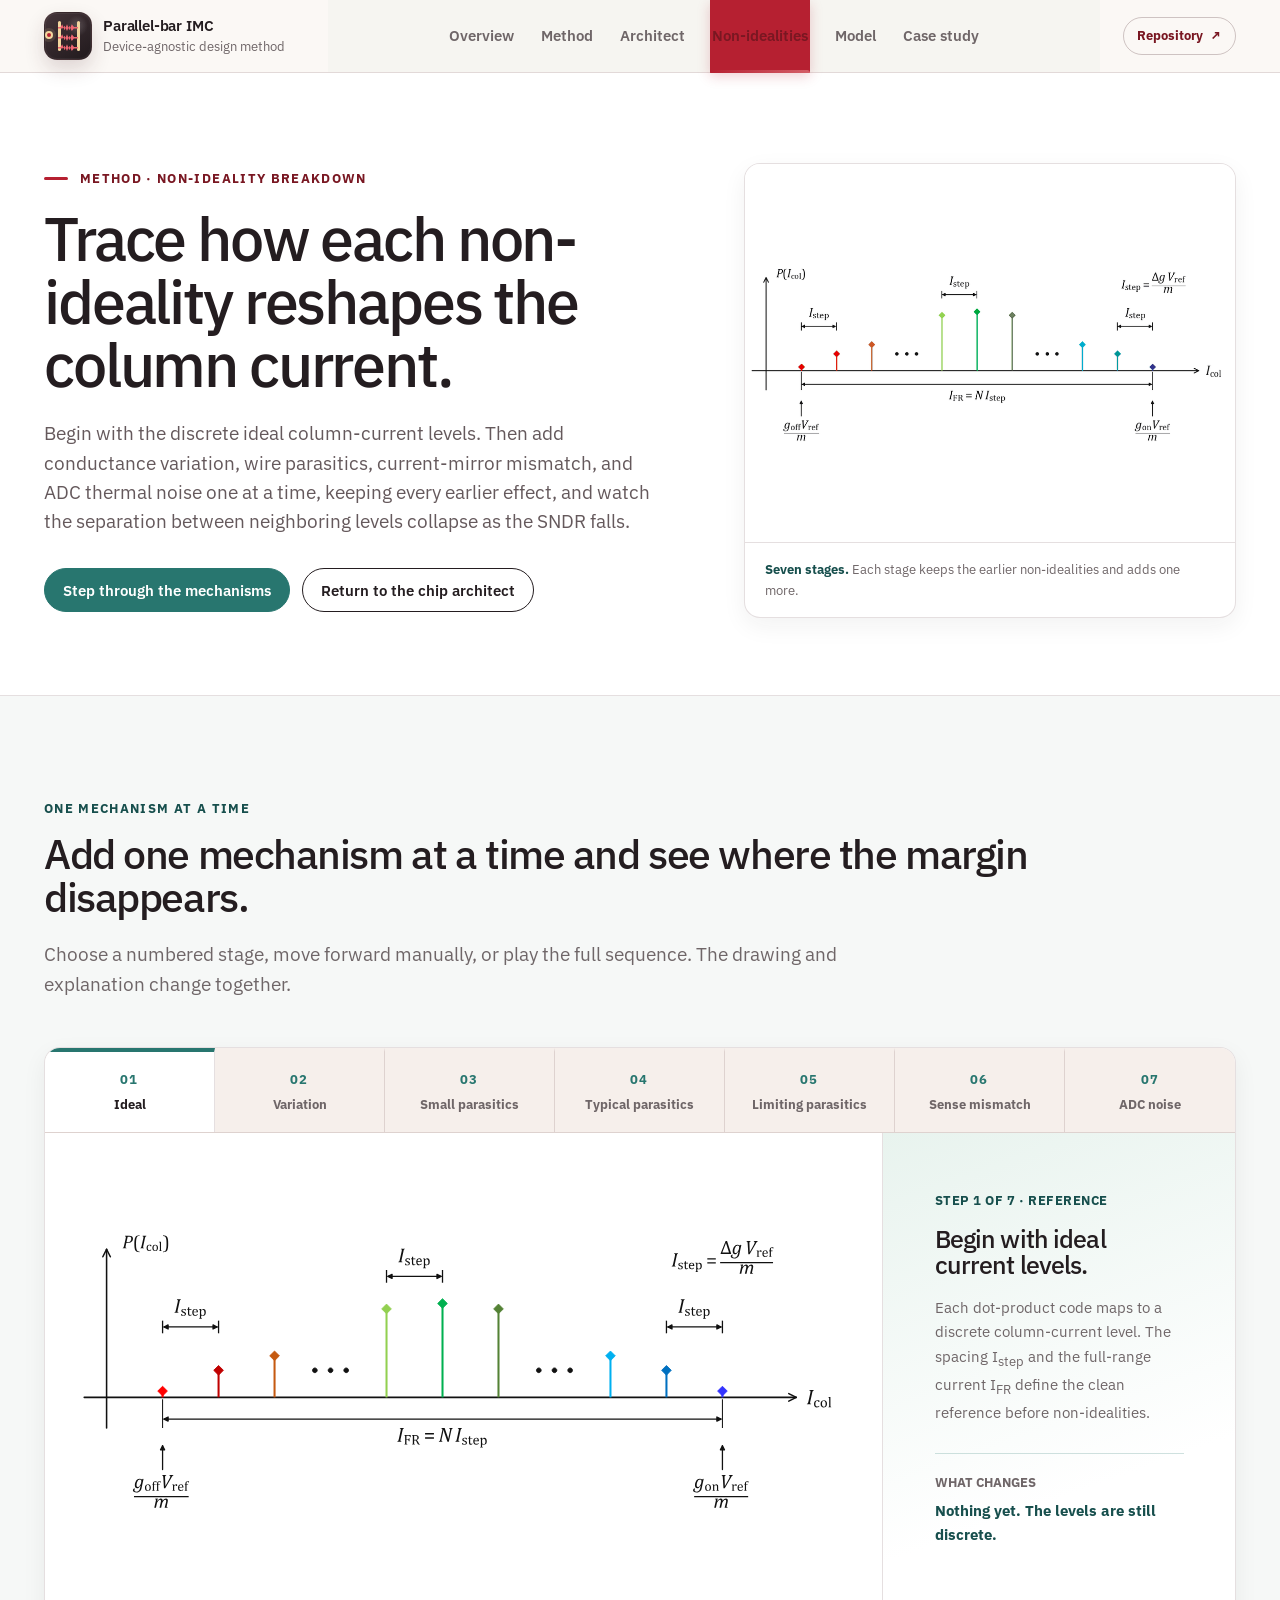
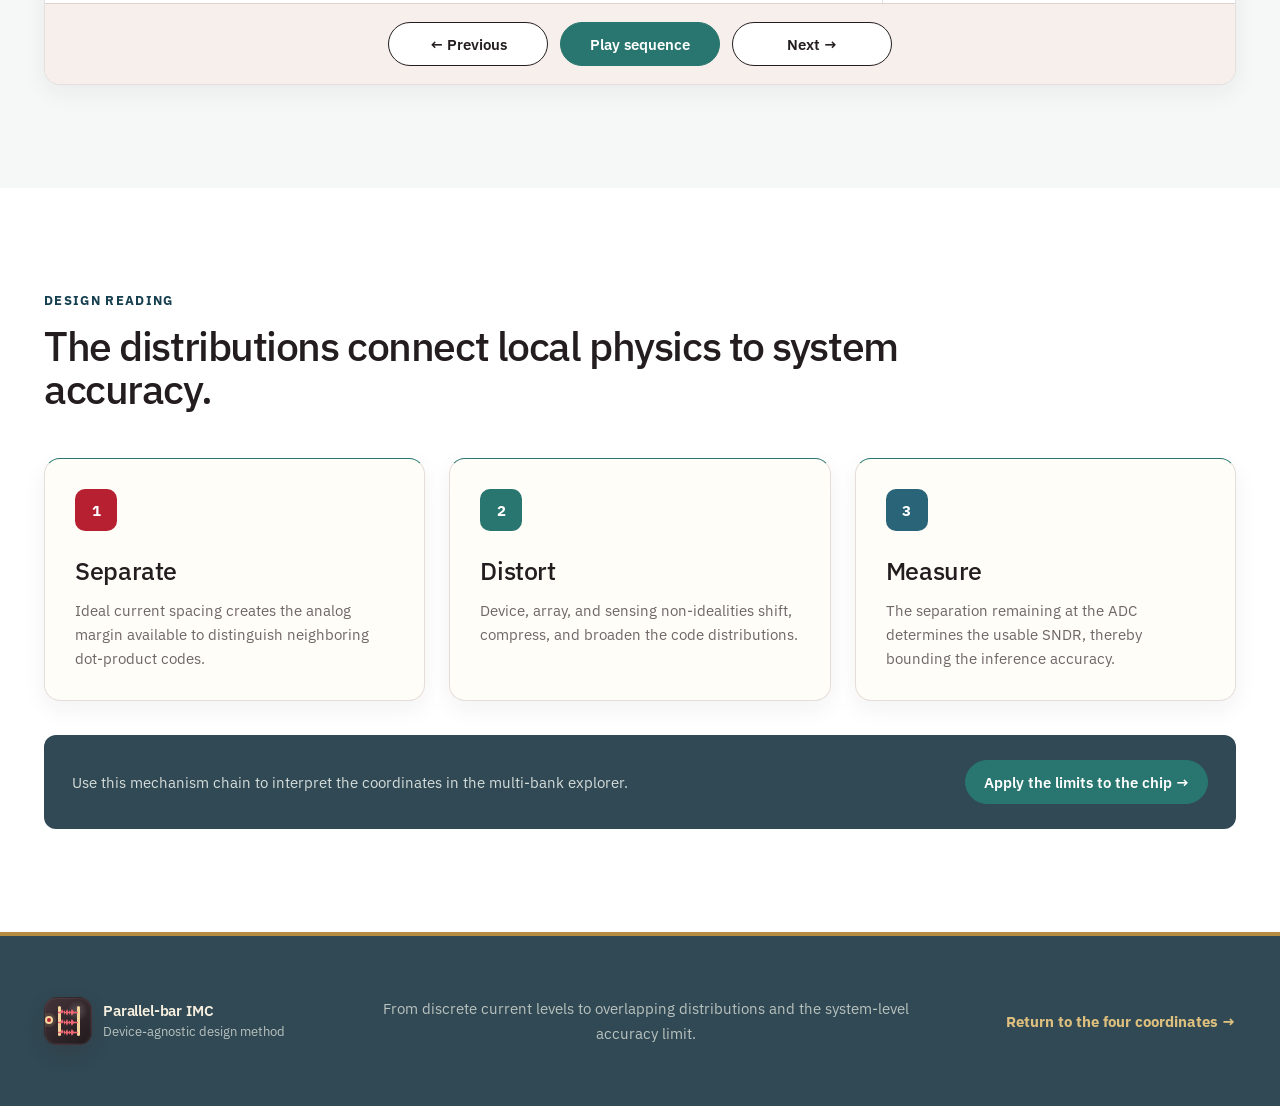
<file: docs/non-idealities.html>
<!doctype html>
<html lang="en">
  <head>
    <meta charset="utf-8" />
    <meta name="viewport" content="width=device-width, initial-scale=1" />
    <meta name="theme-color" content="#fbf8f4" />
    <meta name="description" content="Add resistive IMC non-idealities one at a time and see how together they reshape the column-current distribution, from ideal levels to ADC thermal noise." />
  <link rel="icon" href="assets/parallelbar-emblem.svg" type="image/svg+xml" />
    <link rel="stylesheet" href="styles.css" />
    <script src="app.js" defer></script>
    <title>Non-ideality Breakdown · Parallel-bar IMC</title>
  </head>
  <body>
    <a class="skip-link" href="#main">Skip to content</a>
    <header class="site-header">
      <div class="container header-inner">
        <a class="brand" href="index.html" aria-label="Parallel-bar IMC overview"><span class="architecture-icon parallelbar-icon brand-architecture-icon" aria-hidden="true"><i></i><i></i><i></i><b></b><b></b><b></b><em></em></span><span><strong>Parallel-bar IMC</strong><small>Device-agnostic design method</small></span></a>
        <button class="menu-toggle" type="button" aria-expanded="false" aria-controls="site-nav">Menu</button>
        <nav id="site-nav" class="site-nav" aria-label="Parallel-bar design method"><a href="index.html">Overview</a><a href="method.html">Method</a><a href="architect.html">Architect</a><a href="non-idealities.html" aria-current="page">Non-idealities</a><a href="code.html">Model</a><a href="paper.html">Case study</a><a class="nav-repository" href="https://github.com/calmyor/eNVM-IMC-Modeling">Repository <span aria-hidden="true">↗</span></a></nav>
        <a class="header-repo" href="https://github.com/calmyor/eNVM-IMC-Modeling">Repository <span aria-hidden="true">↗</span></a>
      </div>
    </header>

    <main id="main">
      <section class="page-hero cartoon-hero">
        <div class="container page-hero-grid">
          <div>
            <p class="eyebrow red">Method · Non-ideality breakdown</p>
            <h1>Trace how each non-ideality <span class="accent-green">reshapes the column current.</span></h1>
            <p class="hero-summary">Begin with the discrete ideal column-current levels. Then add conductance variation, wire parasitics, current-mirror mismatch, and ADC thermal noise one at a time, keeping every earlier effect, and watch the separation between neighboring levels collapse as the SNDR falls.</p>
            <div class="hero-actions"><a class="button button-green" href="#cartoon-stepper">Step through the mechanisms</a><a class="button button-secondary" href="architect.html">Return to the chip architect</a></div>
          </div>
          <figure class="cartoon-loop">
            <picture>
              <source media="(max-width: 760px) and (prefers-reduced-motion: reduce)" srcset="assets/current-distributions/step-1-narrow.svg" />
              <source media="(prefers-reduced-motion: reduce)" srcset="assets/current-distributions/step-1.svg" />
              <source media="(max-width: 760px)" srcset="assets/current-distributions/distribution-sequence-narrow.gif" />
              <img src="assets/current-distributions/distribution-sequence.gif" width="960" height="378" alt="Seven-stage animation showing ideal column-current levels broadening under conductance variation, parasitic conductance, current-mirror mismatch, and ADC thermal noise." />
            </picture>
            <figcaption><strong>Seven stages.</strong> Each stage keeps the earlier non-idealities and adds one more.</figcaption>
          </figure>
        </div>
      </section>

      <section class="section section-tint" aria-labelledby="cartoon-title">
        <div class="container">
          <div class="section-heading"><p class="section-kicker green">One mechanism at a time</p><h2 id="cartoon-title">Add one mechanism at a time and see where the margin disappears.</h2><p>Choose a numbered stage, move forward manually, or play the full sequence. The drawing and explanation change together.</p></div>

          <div class="cartoon-stepper" id="cartoon-stepper">
            <div class="cartoon-step-tabs" role="tablist" aria-label="Current-distribution build stages">
              <button id="cartoon-tab-1" type="button" role="tab" aria-selected="true" aria-controls="cartoon-panel" data-cartoon-step="0"><span>01</span>Ideal</button>
              <button id="cartoon-tab-2" type="button" role="tab" aria-selected="false" aria-controls="cartoon-panel" data-cartoon-step="1"><span>02</span>Variation</button>
              <button id="cartoon-tab-3" type="button" role="tab" aria-selected="false" aria-controls="cartoon-panel" data-cartoon-step="2"><span>03</span>Small parasitics</button>
              <button id="cartoon-tab-4" type="button" role="tab" aria-selected="false" aria-controls="cartoon-panel" data-cartoon-step="3"><span>04</span>Typical parasitics</button>
              <button id="cartoon-tab-5" type="button" role="tab" aria-selected="false" aria-controls="cartoon-panel" data-cartoon-step="4"><span>05</span>Limiting parasitics</button>
              <button id="cartoon-tab-6" type="button" role="tab" aria-selected="false" aria-controls="cartoon-panel" data-cartoon-step="5"><span>06</span>Sense mismatch</button>
              <button id="cartoon-tab-7" type="button" role="tab" aria-selected="false" aria-controls="cartoon-panel" data-cartoon-step="6"><span>07</span>ADC noise</button>
            </div>

            <div class="cartoon-panel" id="cartoon-panel" role="tabpanel" aria-labelledby="cartoon-tab-1">
              <div class="cartoon-frame"><img id="cartoon-step-image" src="assets/current-distributions/step-1.svg" width="1270" height="500" alt="Ideal discrete column-current levels separated by I step across the full-range current." /></div>
              <div class="cartoon-copy" aria-live="polite">
                <p class="cartoon-count" id="cartoon-step-count">Step 1 of 7 · Reference</p>
                <h3 id="cartoon-step-title">Begin with ideal current levels.</h3>
                <p id="cartoon-step-copy">Each dot-product code maps to a discrete column-current level. The spacing I<sub>step</sub> and the full-range current I<sub>FR</sub> define the clean reference before non-idealities.</p>
                <div class="cartoon-reading"><span>What changes</span><strong id="cartoon-step-change">Nothing yet. The levels are still discrete.</strong></div>
              </div>
            </div>

            <div class="cartoon-controls" aria-label="Cartoon playback controls">
              <button class="button button-secondary" id="cartoon-prev" type="button">← Previous</button>
              <button class="button button-green" id="cartoon-play" type="button">Play sequence</button>
              <button class="button button-secondary" id="cartoon-next" type="button">Next →</button>
            </div>
          </div>
        </div>
      </section>

      <section class="section">
        <div class="container">
          <div class="section-heading"><p class="section-kicker">Design reading</p><h2>The distributions connect local physics to system accuracy.</h2></div>
          <div class="principle-grid cartoon-principles">
            <article class="principle-card"><span>1</span><h3>Separate</h3><p>Ideal current spacing creates the analog margin available to distinguish neighboring dot-product codes.</p></article>
            <article class="principle-card"><span>2</span><h3>Distort</h3><p>Device, array, and sensing non-idealities shift, compress, and broaden the code distributions.</p></article>
            <article class="principle-card"><span>3</span><h3>Measure</h3><p>The separation remaining at the ADC determines the usable SNDR, thereby bounding the inference accuracy.</p></article>
          </div>
          <div class="cartoon-cta"><p>Use this mechanism chain to interpret the coordinates in the multi-bank explorer.</p><a class="button button-green" href="architect.html#architect-lab">Apply the limits to the chip →</a></div>
        </div>
      </section>
    </main>

    <footer class="site-footer"><div class="container footer-inner"><a class="brand" href="index.html"><span class="architecture-icon parallelbar-icon brand-architecture-icon" aria-hidden="true"><i></i><i></i><i></i><b></b><b></b><b></b><em></em></span><span><strong>Parallel-bar IMC</strong><small>Device-agnostic design method</small></span></a><p>From discrete current levels to overlapping distributions and the system-level accuracy limit.</p><a class="footer-link" href="method.html">Return to the four coordinates →</a></div></footer>
  </body>
</html>
</file>
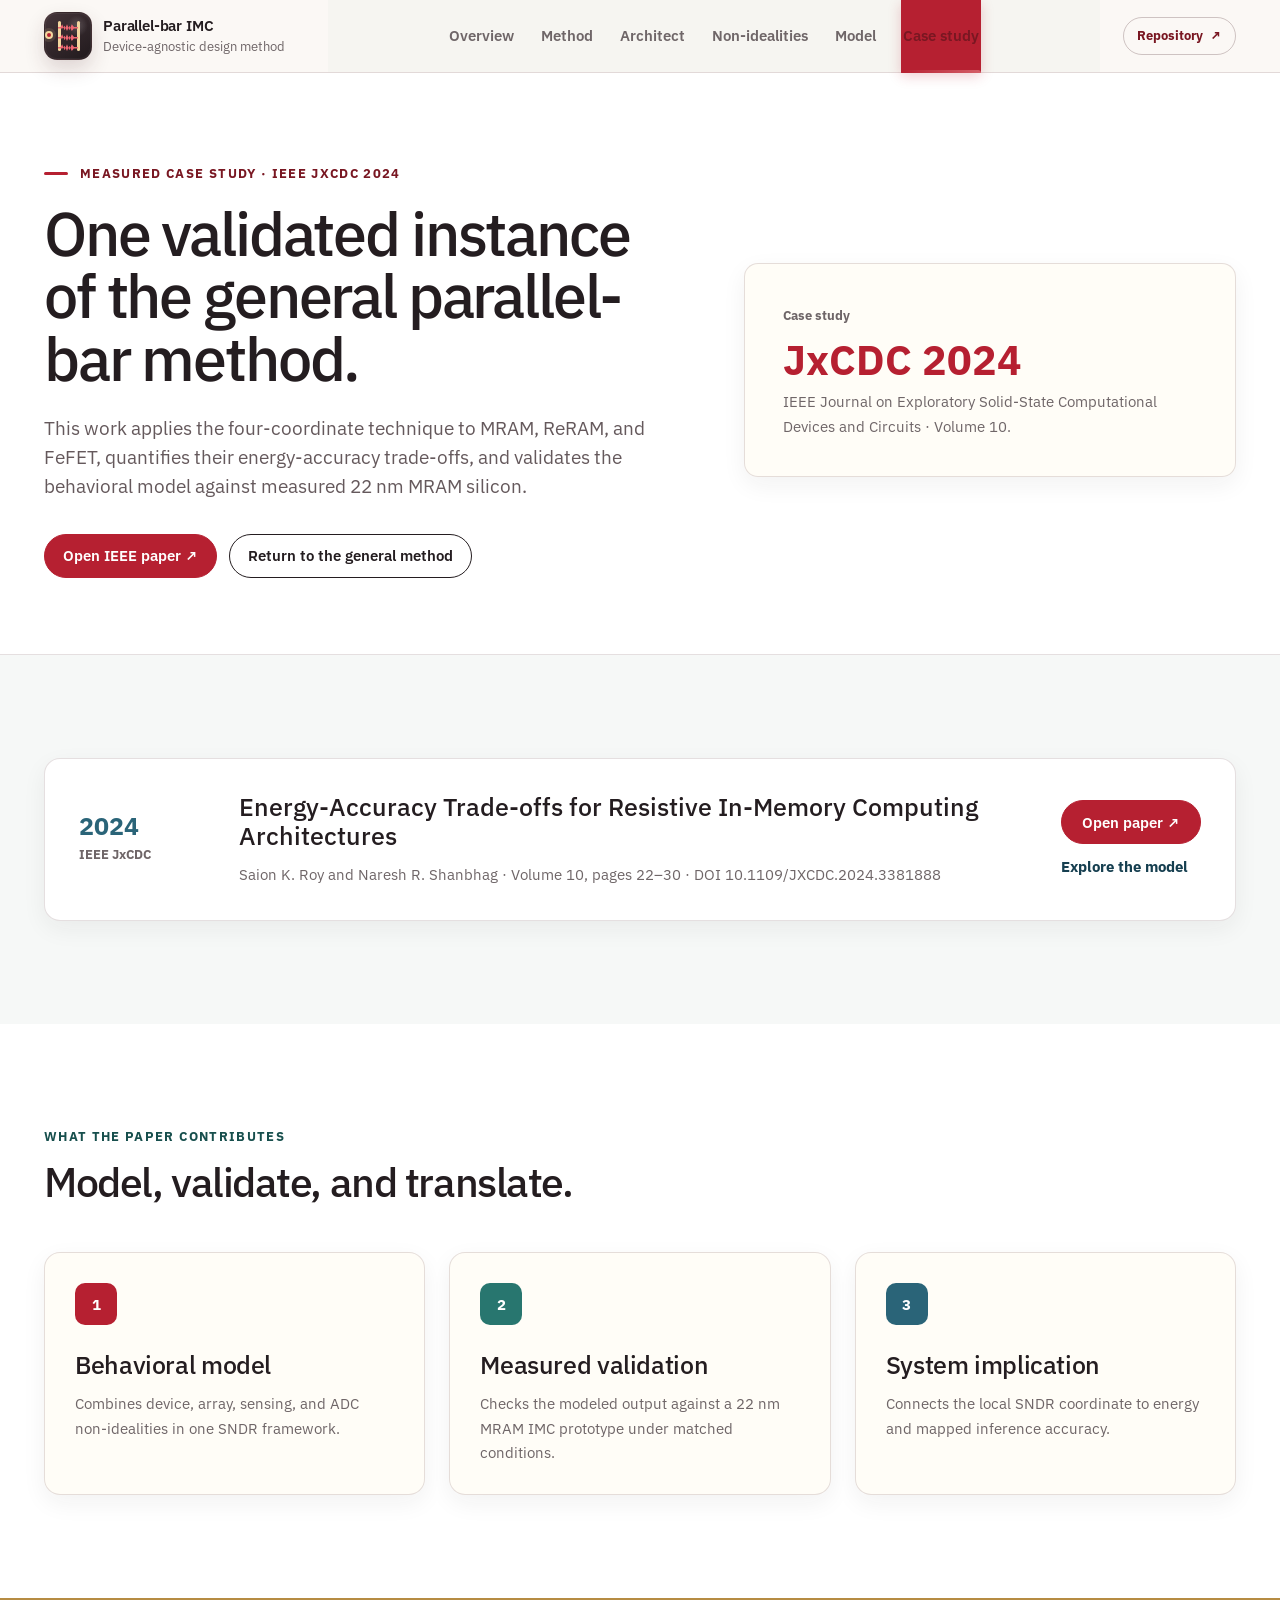
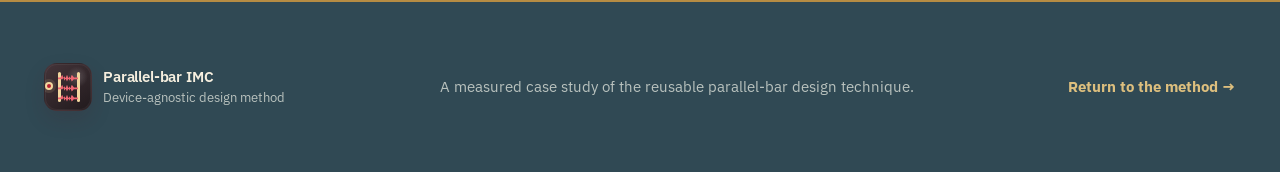
<file: docs/paper.html>
<!doctype html>
<html lang="en">
  <head>
    <meta charset="utf-8" />
    <meta name="viewport" content="width=device-width, initial-scale=1" />
    <meta name="theme-color" content="#fbf8f4" />
    <meta name="description" content="A measured 2024 IEEE JxCDC case study applying the device-agnostic parallel-bar design method." />
  <link rel="icon" href="assets/parallelbar-emblem.svg" type="image/svg+xml" />
    <link rel="stylesheet" href="styles.css" />
    <script src="app.js" defer></script>
    <title>Measured Case Study · Parallel-bar IMC</title>
  </head>
  <body>
    <a class="skip-link" href="#main">Skip to content</a>
    <header class="site-header"><div class="container header-inner"><a class="brand" href="index.html"><span class="architecture-icon parallelbar-icon brand-architecture-icon" aria-hidden="true"><i></i><i></i><i></i><b></b><b></b><b></b><em></em></span><span><strong>Parallel-bar IMC</strong><small>Device-agnostic design method</small></span></a><button class="menu-toggle" type="button" aria-expanded="false" aria-controls="site-nav">Menu</button><nav id="site-nav" class="site-nav" aria-label="Parallel-bar design method"><a href="index.html">Overview</a><a href="method.html">Method</a><a href="architect.html">Architect</a><a href="non-idealities.html">Non-idealities</a><a href="code.html">Model</a><a href="paper.html" aria-current="page">Case study</a><a class="nav-repository" href="https://github.com/calmyor/eNVM-IMC-Modeling">Repository <span aria-hidden="true">↗</span></a></nav><a class="header-repo" href="https://github.com/calmyor/eNVM-IMC-Modeling">Repository <span aria-hidden="true">↗</span></a></div></header>
    <main id="main">
      <section class="page-hero"><div class="container page-hero-grid"><div><p class="eyebrow red">Measured case study · IEEE JxCDC 2024</p><h1>One validated instance of the <span class="accent-red">general parallel-bar method.</span></h1><p class="hero-summary">This work applies the four-coordinate technique to MRAM, ReRAM, and FeFET, quantifies their energy-accuracy trade-offs, and validates the behavioral model against measured 22 nm MRAM silicon.</p><div class="hero-actions"><a class="button button-red" href="https://doi.org/10.1109/JXCDC.2024.3381888">Open IEEE paper ↗</a><a class="button button-secondary" href="method.html">Return to the general method</a></div></div><aside class="page-stat-card red"><span>Case study</span><strong>JxCDC 2024</strong><p>IEEE Journal on Exploratory Solid-State Computational Devices and Circuits · Volume 10.</p></aside></div></section>
      <section class="section section-tint"><div class="container"><article class="publication"><div class="publication-year"><strong>2024</strong><span>IEEE JxCDC</span></div><div><h2>Energy-Accuracy Trade-offs for Resistive In-Memory Computing Architectures</h2><p>Saion K. Roy and Naresh R. Shanbhag · Volume 10, pages 22–30 · DOI 10.1109/JXCDC.2024.3381888</p></div><div class="publication-actions"><a class="button button-red" href="https://doi.org/10.1109/JXCDC.2024.3381888">Open paper ↗</a><a class="text-link" href="code.html">Explore the model</a></div></article></div></section>
      <section class="section"><div class="container"><div class="section-heading"><p class="section-kicker green">What the paper contributes</p><h2>Model, validate, and translate.</h2></div><div class="principle-grid"><article class="principle-card"><span>1</span><h3>Behavioral model</h3><p>Combines device, array, sensing, and ADC non-idealities in one SNDR framework.</p></article><article class="principle-card"><span>2</span><h3>Measured validation</h3><p>Checks the modeled output against a 22 nm MRAM IMC prototype under matched conditions.</p></article><article class="principle-card"><span>3</span><h3>System implication</h3><p>Connects the local SNDR coordinate to energy and mapped inference accuracy.</p></article></div></div></section>
    </main>
    <footer class="site-footer"><div class="container footer-inner"><a class="brand" href="index.html"><span class="architecture-icon parallelbar-icon brand-architecture-icon" aria-hidden="true"><i></i><i></i><i></i><b></b><b></b><b></b><em></em></span><span><strong>Parallel-bar IMC</strong><small>Device-agnostic design method</small></span></a><p>A measured case study of the reusable parallel-bar design technique.</p><a class="footer-link" href="method.html">Return to the method →</a></div></footer>
  </body>
</html>
</file>
<file: docs/styles.css>
@import url("https://fonts.googleapis.com/css2?family=IBM+Plex+Sans:ital,wght@0,400;0,500;0,600;0,700;1,400&display=swap");

:root {
  /* Type scale shared with the HOTSPOT project site */
  --text-2xs: 0.74rem;
  --text-xs: 0.84rem;
  --text-sm: 0.96rem;
  --text-base: 1rem;
  --text-lg: 1.18rem;
  --text-xl: 1.55rem;
  --text-2xl: clamp(2.2rem, 3.2vw, 3.2rem);
  --text-hero: clamp(2.6rem, 4.8vw, 4.3rem);
  --red: #b62031;
  --red-light: #f9e8e9;
  --red-dark: #791722;
  --green: #28766f;
  --green-light: #e8f3ee;
  --green-dark: #174f4d;
  --blue: #2a6478;
  --blue-light: #e8f1f3;
  --blue-dark: #163f50;
  --ink: #1d292e;
  --muted: #5e6864;
  --line: #d7ccb9;
  --line-dark: #b7a98f;
  --surface: #f3ecdc;
  --white: #fffdf7;
  --gold: #b68c43;
  --stone: #607984;
  --stone-dark: #304954;
  --shadow: 0 14px 32px rgba(41, 32, 20, .09);
  --sans: "IBM Plex Sans", -apple-system, BlinkMacSystemFont, "Segoe UI", sans-serif;
  --container: 1360px;
}

* { box-sizing: border-box; }
html { scroll-behavior: smooth; }
body { margin: 0; background-color: var(--white); background-image: radial-gradient(circle at 14% 8%, rgba(182, 140, 67, .08), transparent 27%), linear-gradient(rgba(74, 57, 30, .025) 1px, transparent 1px), linear-gradient(90deg, rgba(74, 57, 30, .025) 1px, transparent 1px); background-size: auto, 44px 44px, 44px 44px; color: var(--ink); font-family: var(--sans); font-size: var(--text-base); line-height: 1.55; -webkit-font-smoothing: antialiased; }
body.menu-open { overflow: hidden; }
body.menu-open::before { content: ""; position: fixed; z-index: 40; inset: 78px 0 0; background: rgba(32, 36, 40, .22); backdrop-filter: blur(2px); }
a { color: inherit; text-decoration: none; }
button { color: inherit; font: inherit; }
img { display: block; max-width: 100%; }
figure { margin: 0; }
p { margin-top: 0; }
h1, h2, h3, h4 { font-weight: 500; }

.skip-link { position: fixed; z-index: 100; top: 12px; left: 12px; padding: 12px 18px; transform: translateY(-170%); background: var(--red); color: #fff; font-size: var(--text-sm); font-weight: 700; }
.skip-link:focus { transform: none; }
.container { width: min(var(--container), calc(100% - 96px)); margin-inline: auto; }

.site-header { position: sticky; z-index: 50; top: 0; border-bottom: 1px solid var(--line); background: rgba(255, 253, 247, .94); backdrop-filter: blur(14px); }
.header-inner { min-height: 78px; display: flex; align-items: center; gap: 22px; }
.brand { display: flex; align-items: center; gap: 12px; flex-shrink: 0; }
.imc-mark { position: relative; width: 46px; height: 42px; flex-shrink: 0; overflow: visible; border: 1px solid #0b151a; border-radius: 5px; background: linear-gradient(135deg, #3d4b50 0 16%, var(--stone) 16% 72%, var(--stone-dark) 72%); box-shadow: inset 0 0 0 2px rgba(255,255,255,.07), 5px 5px 0 rgba(17,28,33,.17); transform: rotate(-2deg); }
.imc-mark::before { content: ""; position: absolute; z-index: 1; inset: 5px; border: 1px solid rgba(210, 183, 122, .48); border-radius: 2px; background: linear-gradient(90deg, transparent 45%, rgba(210,183,122,.32) 45% 52%, transparent 52%), linear-gradient(0deg, transparent 26%, rgba(210,183,122,.3) 26% 32%, transparent 32% 67%, rgba(210,183,122,.3) 67% 73%, transparent 73%); box-shadow: none; }
.imc-mark::after { content: ""; position: absolute; z-index: 3; top: 5px; right: 5px; width: 7px; height: 7px; transform: rotate(45deg); border: 1px solid #f5c0bd; border-radius: 1px; background: var(--red); }
.imc-mark i { position: absolute; z-index: 2; left: 11px; width: 18px; height: 2px; border-radius: 2px; background: rgba(226, 202, 149, .72); }
.imc-mark i:nth-child(1) { top: 11px; transform: rotate(8deg); }
.imc-mark i:nth-child(2) { top: 20px; width: 14px; transform: rotate(-6deg); }
.imc-mark i:nth-child(3) { top: 29px; width: 21px; transform: rotate(5deg); }
.brand > span:last-child { display: flex; flex-direction: column; }
.brand strong { font-size: var(--text-sm); line-height: 1.25; letter-spacing: .01em; }
.brand small { color: var(--muted); font-size: var(--text-xs); line-height: 1.3; }
.site-nav { margin: 0 auto; padding: 5px; display: flex; align-items: center; gap: 2px; border: 1px solid var(--line); border-radius: 999px; background: rgba(243, 236, 220, .82); }
.site-nav a { min-height: 38px; padding: 8px 11px; display: inline-flex; align-items: center; gap: 7px; border-radius: 999px; color: #454c52; font-size: var(--text-sm); font-weight: 700; line-height: 1; transition: background .18s ease, color .18s ease, box-shadow .18s ease; }
.site-nav a[href="index.html"]::before, .site-nav a[href="architect.html"]::before, .site-nav a[href="crossbar.html"]::before, .site-nav a[href="parallelbar.html"]::before, .site-nav a[href="findings.html"]::before, .site-nav a[href="code.html"]::before, .site-nav a[href="papers.html"]::before { content: ""; width: 19px; height: 19px; flex-shrink: 0; border: 1px solid var(--line-dark); border-radius: 4px; background-color: #fff; }
.site-nav a[href="index.html"]::before { border-color: var(--stone-dark); background-color: var(--stone); background-image: linear-gradient(rgba(225,199,142,.75), rgba(225,199,142,.75)), linear-gradient(rgba(225,199,142,.6), rgba(225,199,142,.6)), linear-gradient(var(--red), var(--red)); background-size: 9px 2px, 6px 2px, 4px 4px; background-position: 3px 5px, 7px 10px, 11px 2px; background-repeat: no-repeat; }
.site-nav a[href="architect.html"]::before { border-color: var(--green-dark); background-color: var(--green-light); background-image: linear-gradient(var(--green), var(--green)), linear-gradient(var(--blue), var(--blue)), linear-gradient(var(--blue), var(--blue)), linear-gradient(var(--blue), var(--blue)), linear-gradient(var(--blue), var(--blue)); background-size: 13px 2px, 5px 5px, 5px 5px, 5px 5px, 5px 5px; background-position: center, 3px 3px, 11px 3px, 3px 11px, 11px 11px; background-repeat: no-repeat; }
.site-nav a[href="crossbar.html"]::before { background-image: linear-gradient(90deg, transparent 44%, var(--red) 44% 56%, transparent 56%), linear-gradient(0deg, transparent 44%, var(--blue) 44% 56%, transparent 56%), linear-gradient(-45deg, transparent 38%, var(--gold) 38% 62%, transparent 62%), linear-gradient(-45deg, transparent 38%, var(--gold) 38% 62%, transparent 62%); background-size: 100% 100%, 100% 100%, 48% 48%, 48% 48%; background-position: center, center, 86% 14%, 14% 86%; background-repeat: no-repeat; }
.site-nav a[href="parallelbar.html"]::before { background-image: linear-gradient(90deg, transparent 20%, var(--blue) 20% 33%, transparent 33% 67%, var(--blue) 67% 80%, transparent 80%), linear-gradient(0deg, transparent 26%, var(--gold) 26% 39%, transparent 39% 61%, var(--gold) 61% 74%, transparent 74%); }
.site-nav a[href="findings.html"]::before { border-color: var(--red-dark); background-color: var(--red); background-image: linear-gradient(rgba(255,225,207,.68), rgba(255,225,207,.68)), linear-gradient(rgba(255,225,207,.58), rgba(255,225,207,.58)); background-size: 9px 2px, 6px 2px; background-position: center 5px, center 10px; background-repeat: no-repeat; }
.site-nav a[href="code.html"]::before { border-color: var(--stone-dark); background-color: var(--stone); background-image: linear-gradient(90deg, transparent 16%, #d8bd83 16% 28%, transparent 28% 44%, #d8bd83 44% 56%, transparent 56% 72%, #d8bd83 72% 84%, transparent 84%); }
.site-nav a[href="papers.html"]::before { background-image: linear-gradient(var(--gold), var(--gold)), linear-gradient(var(--stone), var(--stone)), linear-gradient(var(--stone), var(--stone)); background-size: 3px 11px, 7px 2px, 7px 2px; background-position: 3px center, 8px 5px, 8px 10px; background-repeat: no-repeat; }
.site-nav a:hover, .site-nav a:focus-visible { background: #fff; color: var(--blue-dark); }
.site-nav a[aria-current="page"] { background: var(--red); color: #fff; box-shadow: 0 4px 12px rgba(182, 32, 49, .22); }
.site-nav .nav-repository { display: none; }
.header-repo { min-height: 42px; padding: 0 15px; display: inline-flex; align-items: center; gap: 7px; border: 1px solid var(--ink); border-radius: 7px; font-size: var(--text-sm); font-weight: 700; white-space: nowrap; }
.header-repo:hover, .header-repo:focus-visible { background: var(--ink); color: #fff; }
.menu-toggle { position: relative; min-height: 42px; margin-left: auto; padding: 9px 13px; display: none; align-items: center; gap: 10px; border: 1px solid var(--line-dark); border-radius: 999px; background: #fff; font-size: var(--text-sm); font-weight: 700; }
.menu-toggle::before { content: ""; width: 17px; height: 2px; border-radius: 2px; background: currentColor; box-shadow: 0 -5px currentColor, 0 5px currentColor; transition: transform .18s ease, box-shadow .18s ease; }
.menu-toggle[aria-expanded="true"]::before { transform: rotate(45deg); box-shadow: none; }
.menu-toggle[aria-expanded="true"]::after { content: ""; position: absolute; left: 13px; width: 17px; height: 2px; transform: rotate(-45deg); border-radius: 2px; background: currentColor; }

.eyebrow { margin: 0 0 18px; display: flex; align-items: center; gap: 12px; color: var(--blue-dark); font-size: var(--text-xs); font-weight: 700; letter-spacing: .10em; text-transform: uppercase; }
.eyebrow::before { content: ""; width: 30px; height: 4px; border-radius: 4px; background: var(--blue); }
.eyebrow.red { color: var(--red-dark); }
.eyebrow.red::before { background: var(--red); }
.eyebrow.green { color: var(--green-dark); }
.eyebrow.green::before { background: var(--green); }
.hero, .page-hero, .section { position: relative; isolation: isolate; overflow: hidden; }
.hero > .container, .page-hero > .container, .section > .container { position: relative; z-index: 1; }
.hero { padding: clamp(72px, 8vw, 118px) 0; }
.hero-grid { min-height: 580px; display: grid; grid-template-columns: minmax(0, .92fr) minmax(500px, 1.08fr); gap: clamp(52px, 7vw, 104px); align-items: center; }
.hero h1, .page-hero h1, .section-heading h2, .content-copy h2 { font-family: var(--sans); font-weight: 500; }
.hero h1 { max-width: 830px; margin: 0 0 26px; font-size: var(--text-hero); line-height: .98; letter-spacing: -.045em; }
.hero h1 .accent-red { color: var(--red); }
.hero h1 .accent-green { color: var(--green); }
.hero h1 .accent-blue { color: var(--blue); }
.hero-summary { max-width: 760px; margin-bottom: 0; color: var(--muted); font-size: var(--text-lg); line-height: 1.55; }
.hero-authors { margin: 22px 0 0; font-size: var(--text-sm); font-weight: 700; }
.hero-actions { margin-top: 32px; display: flex; flex-wrap: wrap; gap: 12px; }
.button { min-height: 50px; padding: 0 21px; display: inline-flex; align-items: center; justify-content: center; gap: 8px; border: 2px solid var(--blue); border-radius: 7px; font-size: var(--text-sm); font-weight: 700; transition: transform .18s ease, background .18s ease, color .18s ease, box-shadow .18s ease; }
.button:hover, .button:focus-visible { transform: translateY(-2px); box-shadow: 0 8px 18px rgba(32, 36, 40, .12); }
.button-primary { background: var(--blue); color: #fff; }
.button-primary:hover, .button-primary:focus-visible { background: var(--blue-dark); border-color: var(--blue-dark); }
.button-secondary { border-color: var(--ink); background: #fff; }
.button-secondary:hover, .button-secondary:focus-visible { background: var(--ink); color: #fff; }
.button-red { border-color: var(--red); background: var(--red); color: #fff; }
.button-red:hover, .button-red:focus-visible { border-color: var(--red-dark); background: var(--red-dark); }
.button-green { border-color: var(--green); background: var(--green); color: #fff; }
.button-green:hover, .button-green:focus-visible { border-color: var(--green-dark); background: var(--green-dark); }
.text-link { display: inline-flex; align-items: center; gap: 7px; color: var(--blue-dark); font-size: var(--text-sm); font-weight: 700; }
.text-link:hover, .text-link:focus-visible { text-decoration: underline; text-underline-offset: 4px; }

.system-visual { min-height: 540px; padding: 28px; border: 1px solid var(--line); border-radius: 18px; background: var(--surface); box-shadow: var(--shadow); }
.signal-atlas { border-color: #526b75; background: linear-gradient(150deg, #3f5964, #29424d); color: #fff; box-shadow: 0 18px 48px rgba(30, 55, 65, .2); }
.signal-atlas .visual-head { border-bottom-color: rgba(225, 203, 157, .24); color: #d7c8a9; }
.signal-map { position: relative; min-height: 520px; margin: 12px 0 8px; overflow: hidden; background-image: radial-gradient(circle at center, rgba(182,140,67,.2) 0 2px, transparent 3px), linear-gradient(45deg, transparent 49.7%, rgba(205,174,111,.2) 49.8% 50.2%, transparent 50.3%), linear-gradient(-45deg, transparent 49.7%, rgba(205,174,111,.2) 49.8% 50.2%, transparent 50.3%); background-size: 24px 24px, 100% 100%, 100% 100%; }
.signal-map::before, .signal-map::after { content: ""; position: absolute; z-index: 0; top: 50%; left: 50%; background: rgba(205, 174, 111, .25); transform: translate(-50%, -50%); }
.signal-map::before { width: calc(100% - 96px); height: 1px; }
.signal-map::after { width: 1px; height: calc(100% - 76px); }
.stone-field { position: absolute; z-index: 1; inset: 0; pointer-events: none; }
.knowledge-stone { position: absolute; width: 130px; height: 130px; opacity: .98; transform: rotate(-2deg); filter: drop-shadow(9px 11px 4px rgba(10,29,37,.28)); }
.knowledge-stone:nth-child(even) { transform: rotate(2deg); }
.knowledge-stone::before { content: ""; position: absolute; z-index: 1; top: 0; left: 0; width: 130px; height: 26px; clip-path: polygon(26px 0, 100% 0, 104px 100%, 0 100%); border: 2px solid #b8c7c9; background: linear-gradient(135deg, #aebdc0, #8ea2a8); }
.knowledge-stone::after { content: ""; position: absolute; z-index: 1; top: 0; left: 104px; width: 26px; height: 130px; clip-path: polygon(100% 0, 100% 104px, 0 100%, 0 26px); border: 2px solid #38535e; background: linear-gradient(160deg, #58727c, #3d5863); }
.knowledge-face { position: absolute; z-index: 2; top: 26px; left: 0; width: 104px; height: 104px; padding: 16px 10px 14px; display: grid; align-content: center; overflow: hidden; border: 3px solid #9db0b7; border-radius: 2px; background: linear-gradient(145deg, #8ba0a8 0 9%, #6f8791 9% 82%, #5d7680 82%); color: #f2f5f1; text-align: center; text-shadow: 0 1px 0 #35505b; box-shadow: inset 0 0 0 2px rgba(236,243,239,.14); }
.knowledge-face::before { content: ""; position: absolute; inset: 8px; border: 1px solid rgba(230,239,236,.18); pointer-events: none; }
.knowledge-face strong, .knowledge-face small { position: relative; z-index: 1; max-width: 100%; overflow-wrap: anywhere; }
.knowledge-face strong { font-size: var(--text-xs); line-height: 1.08; }
.knowledge-face small { margin-top: 5px; color: #dce5e1; font-size: var(--text-xs); font-weight: 700; line-height: 1.12; letter-spacing: 0; }
.ks-1 { top: 18px; left: 8px; }
.ks-2 { top: 18px; right: 8px; }
.ks-3 { bottom: 10px; left: 8px; }
.ks-4 { right: 8px; bottom: 10px; }
.guide-stone { position: absolute; z-index: 2; width: 128px; display: grid; justify-items: center; color: #f7efdf; text-align: center; }
.guide-stone strong { margin-top: 10px; font-size: var(--text-sm); line-height: 1.1; }
.guide-stone small { margin-top: 5px; color: #d7c8aa; font-size: var(--text-xs); line-height: 1.2; }
.stone-north { top: 14px; left: 50%; transform: translateX(-50%); }
.stone-east { top: 50%; right: 0; transform: translateY(-50%); }
.stone-south { bottom: 12px; left: 50%; transform: translateX(-50%); }
.stone-west { top: 50%; left: 0; transform: translateY(-50%); }
.stone-cube { position: relative; width: 82px; height: 82px; display: block; transform: rotate(-1deg); filter: drop-shadow(7px 9px 3px rgba(5,10,12,.34)); }
.guide-stone:nth-child(even) .stone-cube { transform: rotate(2deg); }
.stone-cube::before { content: ""; position: absolute; z-index: 1; top: 0; left: 0; width: 82px; height: 18px; clip-path: polygon(18px 0, 100% 0, 64px 100%, 0 100%); border: 2px solid #e16b71; background: linear-gradient(135deg, #dc5962, #bd303c); }
.stone-cube::after { content: ""; position: absolute; z-index: 1; top: 0; left: 64px; width: 18px; height: 82px; clip-path: polygon(100% 0, 100% 64px, 0 100%, 0 18px); border: 2px solid #62131d; background: linear-gradient(160deg, #8f1e29, #65131c); }
.stone-front { position: absolute; z-index: 2; top: 18px; left: 0; width: 64px; height: 64px; display: block; overflow: hidden; border: 2px solid #721722; border-radius: 2px; background: linear-gradient(145deg, #d04b55 0 9%, var(--red) 9% 82%, #941b28 82%); box-shadow: inset 0 0 0 3px rgba(255,255,255,.08); }
.stone-front::before { content: ""; position: absolute; inset: 8px; border: 1px solid rgba(255,222,204,.36); }
.stone-cube[class*="glyph-"] .stone-front i { display: none; }
.stone-cube[class*="glyph-"] .stone-front::after { content: ""; position: absolute; z-index: 2; }
.glyph-device .stone-front::after { top: 23px; left: 11px; width: 36px; height: 15px; background: #f7d5bd; clip-path: polygon(0 45%, 15% 45%, 24% 5%, 37% 90%, 49% 5%, 61% 90%, 73% 5%, 83% 45%, 100% 45%, 100% 62%, 82% 62%, 73% 100%, 61% 20%, 49% 100%, 37% 20%, 25% 62%, 0 62%); filter: drop-shadow(0 1px 0 #64121b); }
.glyph-array .stone-front::after { inset: 16px; border: 2px solid #f7d5bd; background-image: linear-gradient(90deg, transparent 44%, #f7d5bd 44% 56%, transparent 56%), linear-gradient(0deg, transparent 44%, #f7d5bd 44% 56%, transparent 56%); }
.glyph-sensing .stone-front::after { top: 18px; left: 13px; width: 30px; height: 21px; border: 2px solid #f7d5bd; border-radius: 50%; background: radial-gradient(circle, #f7d5bd 0 3px, transparent 4px); box-shadow: 0 8px 0 -5px #f7d5bd; }
.glyph-conversion .stone-front i { position: absolute; z-index: 2; bottom: 14px; width: 7px; display: block !important; transform: none !important; border-radius: 1px 1px 0 0; background: #f7d5bd; }
.glyph-conversion .stone-front i:nth-child(1) { left: 13px; height: 10px; }
.glyph-conversion .stone-front i:nth-child(2) { left: 25px; height: 19px; }
.glyph-conversion .stone-front i:nth-child(3) { left: 37px; height: 29px; }
.map-coordinate { position: absolute; z-index: 3; top: 50%; left: 50%; width: 250px; min-height: 204px; padding: 16px 20px; display: grid; place-content: center; justify-items: center; transform: translate(-50%, -50%) rotate(-2deg); border: 1px solid #d6b66f; outline: 5px double rgba(214,182,111,.26); background: #f3e7cc; color: var(--ink); text-align: center; box-shadow: 0 14px 30px rgba(0,0,0,.24); }
.map-coordinate span { color: var(--red-dark); font-family: var(--sans); font-size: var(--text-xs); font-weight: 700; letter-spacing: .06em; }
.map-coordinate strong { margin: 4px 0; color: var(--red); font-size: var(--text-xl); line-height: 1; }
.map-coordinate small { max-width: 150px; color: var(--muted); font-family: var(--sans); font-size: var(--text-xs); line-height: 1.3; }
.coordinate-fabrics { margin-bottom: 9px; display: flex; align-items: center; gap: 9px; }
.coordinate-fabrics .coordinate-link { color: var(--gold); font-size: var(--text-sm); letter-spacing: 0; }
.architecture-icon.atlas-icon { width: 66px; height: 66px; margin: 0; border-radius: 8px; box-shadow: none; }
.signal-atlas .visual-caption { border: 1px solid rgba(205,174,111,.2); background: rgba(255,255,255,.06); color: #cfc3aa; }
.signal-atlas .visual-caption strong { color: #fff; }
.visual-head { display: flex; align-items: center; justify-content: space-between; gap: 20px; padding-bottom: 20px; border-bottom: 1px solid var(--line); color: var(--muted); font-size: var(--text-xs); font-weight: 700; }
.architecture-symbol { min-height: 335px; padding: 45px 22px 28px; display: grid; grid-template-columns: 1fr 70px 1fr; align-items: center; gap: 16px; }
.symbol-block { min-height: 245px; padding: 22px; display: flex; flex-direction: column; justify-content: space-between; border: 1px solid var(--line-dark); border-radius: 16px; background: #fff; }
.symbol-block strong { font-size: var(--text-xl); }
.symbol-block small { color: var(--muted); font-size: var(--text-xs); }
.architecture-icon { position: relative; width: 140px; height: 140px; margin: 24px auto 4px; display: block; overflow: hidden; border: 1px solid var(--line-dark); border-radius: 24px; background: #fff; box-shadow: 0 9px 24px rgba(32,36,40,.07); }
.architecture-icon i, .architecture-icon b { position: absolute; display: block; border-radius: 4px; }

/* Canonical fabric marks: perpendicular rails with two diagonal resistors, or a two-rung parallel ladder. */
.architecture-icon.crossbar-icon, .architecture-icon.parallelbar-icon { border-color: #9caeae; border-radius: 18px; background: #edf2ef; }
.architecture-icon.crossbar-icon i, .architecture-icon.crossbar-icon b, .architecture-icon.parallelbar-icon i, .architecture-icon.parallelbar-icon b { display: none; box-shadow: none; }
.architecture-icon.crossbar-icon i:first-child { top: 10%; bottom: 10%; left: calc(50% - 3px); width: 6px; display: block; background: var(--red); }
.architecture-icon.crossbar-icon b:first-of-type { top: calc(50% - 3px); right: 10%; left: 10%; height: 6px; display: block; background: var(--blue); }
.architecture-icon.crossbar-icon em { position: absolute; z-index: 3; inset: 0; width: auto; height: auto; transform: none; border: 0; border-radius: 0; background: none; box-shadow: none; clip-path: none; filter: none; }
.architecture-icon.crossbar-icon em::before, .architecture-icon.crossbar-icon em::after, .architecture-icon.parallelbar-icon em::before, .architecture-icon.parallelbar-icon em::after { content: ""; position: absolute; height: 18%; background: var(--gold); clip-path: polygon(0 42%, 12% 42%, 21% 4%, 33% 88%, 45% 4%, 57% 88%, 69% 4%, 80% 42%, 100% 42%, 100% 66%, 79% 66%, 69% 100%, 57% 24%, 45% 100%, 33% 24%, 22% 66%, 0 66%); filter: drop-shadow(0 2px 0 var(--ink)) drop-shadow(0 -1px 0 rgba(29,41,46,.45)); }
.architecture-icon.crossbar-icon em::before { top: 26%; left: 43.8%; width: 42.4%; transform: rotate(45deg); transform-origin: center; }
.architecture-icon.crossbar-icon em::after { top: 56%; left: 13.8%; width: 42.4%; transform: rotate(45deg); transform-origin: center; }
.architecture-icon.crossbar-icon::after { display: none; }
.architecture-icon.parallelbar-icon i:first-child, .architecture-icon.parallelbar-icon i:nth-child(2) { top: 10%; bottom: 10%; width: 6px; display: block; background: var(--blue); }
.architecture-icon.parallelbar-icon i:first-child { left: 25%; }
.architecture-icon.parallelbar-icon i:nth-child(2) { left: calc(75% - 6px); }
.architecture-icon.parallelbar-icon em { position: absolute; z-index: 3; inset: 0; width: auto; height: auto; transform: none; border: 0; border-radius: 0; background: none; box-shadow: none; clip-path: none; filter: none; }
.architecture-icon.parallelbar-icon em::before, .architecture-icon.parallelbar-icon em::after { left: 25%; width: 50%; }
.architecture-icon.parallelbar-icon em::before { top: 25%; }
.architecture-icon.parallelbar-icon em::after { top: 58%; }
.architecture-icon.parallelbar-icon::before, .architecture-icon.parallelbar-icon::after { display: none; }
.architecture-icon.compact { width: 100px; height: 100px; margin: 6px 0 24px; }
.architecture-icon.compact.crossbar-icon, .architecture-icon.compact.parallelbar-icon { border-radius: 13px; }
.architecture-icon.compact.crossbar-icon i:first-child { left: calc(50% - 2px); width: 4px; }
.architecture-icon.compact.crossbar-icon b:first-of-type { top: calc(50% - 2px); height: 4px; }
.architecture-icon.compact.parallelbar-icon i:first-child, .architecture-icon.compact.parallelbar-icon i:nth-child(2) { width: 4px; }
.architecture-icon.atlas-icon { border-radius: 8px; }
.architecture-icon.atlas-icon.crossbar-icon i:first-child { left: calc(50% - 1.5px); width: 3px; }
.architecture-icon.atlas-icon.crossbar-icon b:first-of-type { top: calc(50% - 1.5px); height: 3px; }
.architecture-icon.atlas-icon.parallelbar-icon i:first-child, .architecture-icon.atlas-icon.parallelbar-icon i:nth-child(2) { width: 3px; }
.architecture-icon.brand-architecture-icon { width: 48px; height: 48px; margin: 0; flex-shrink: 0; border-radius: 8px; box-shadow: none; }
.architecture-icon.brand-architecture-icon.crossbar-icon i:first-child { left: calc(50% - 1.5px); width: 3px; }
.architecture-icon.brand-architecture-icon.crossbar-icon b:first-of-type { top: calc(50% - 1.5px); height: 3px; }
.architecture-icon.brand-architecture-icon.parallelbar-icon i:first-child, .architecture-icon.brand-architecture-icon.parallelbar-icon i:nth-child(2) { width: 3px; }
.icon-title-row { display: flex; align-items: center; gap: 20px; }
.icon-title-row .architecture-icon { margin: 0; flex-shrink: 0; }
.page-stat-card .architecture-icon { margin: 0 0 28px; }
.symbol-arrow { display: grid; place-items: center; color: var(--green); font-size: var(--text-2xl); font-weight: 700; }
.visual-caption { margin: 0; padding: 20px; border-radius: 12px; background: #fff; color: var(--muted); font-size: var(--text-sm); }
.visual-caption strong { color: var(--ink); }

.page-hero { padding: clamp(68px, 7vw, 104px) 0 clamp(52px, 6vw, 84px); border-bottom: 1px solid var(--line); }
.page-hero-grid { display: grid; grid-template-columns: minmax(0, .95fr) minmax(430px, .75fr); gap: clamp(44px, 7vw, 100px); align-items: center; }
.page-hero h1 { max-width: 900px; margin: 0 0 24px; font-size: var(--text-hero); line-height: 1; letter-spacing: -.05em; }
.page-hero .hero-summary { max-width: 820px; }
.page-stat-card { position: relative; padding: 38px; overflow: hidden; border: 1px solid var(--line); border-radius: 14px; background: rgba(255,253,247,.94); color: var(--ink); box-shadow: var(--shadow); }
.page-stat-card::before, .page-stat-card::after { display: none; }
.page-stat-card > span { color: var(--muted); font-size: var(--text-xs); font-weight: 700; }
.page-stat-card strong { margin: 13px 0 8px; display: block; color: #f2cf84; font-size: var(--text-2xl); line-height: 1; }
.page-stat-card p { margin: 0; color: var(--muted); font-size: var(--text-sm); }
.page-stat-card.red strong { color: #ff9a9e; }
.page-stat-card.green strong { color: #91dfc6; }

.section { padding: clamp(76px, 8vw, 126px) 0; }
.section-tint { background: var(--surface); }
.section-heading { max-width: 1000px; margin-bottom: 48px; }
.section-heading h2 { margin: 0; font-size: var(--text-2xl); line-height: 1.03; letter-spacing: -.045em; }
.section-heading p:not(.section-kicker) { max-width: 820px; margin: 22px 0 0; color: var(--muted); font-size: var(--text-lg); }
.section-kicker { margin: 0 0 14px; color: var(--blue-dark); font-size: var(--text-xs); font-weight: 700; }
.section-kicker.red { color: var(--red-dark); }
.section-kicker.green { color: var(--green-dark); }

.project-cards { display: grid; grid-template-columns: repeat(2, 1fr); gap: 28px; }
.project-card { min-height: 490px; padding: 34px; display: flex; flex-direction: column; border: 1px solid var(--line); border-radius: 10px; background: rgba(255, 253, 247, .92); box-shadow: 0 10px 26px rgba(41, 32, 20, .07); }
.project-card.red { border-top: 6px solid var(--red); }
.project-card.blue { border-top: 6px solid var(--blue); }
.card-meta { margin-bottom: 32px; display: flex; justify-content: space-between; gap: 20px; color: var(--muted); font-size: var(--text-xs); font-weight: 700; }
.project-card h2, .project-card h3 { margin: 0 0 16px; font-size: var(--text-xl); line-height: 1.08; letter-spacing: -.03em; }
.project-card p { color: var(--muted); }
.card-points { margin: 10px 0 30px; padding: 0; list-style: none; }
.card-points li { position: relative; padding: 10px 0 10px 25px; border-top: 1px solid var(--line); font-size: var(--text-sm); }
.card-points li::before { content: ""; position: absolute; top: 18px; left: 2px; width: 9px; height: 9px; transform: rotate(45deg); border: 1px solid var(--green-dark); background: var(--green); }
.project-card .button { margin-top: auto; align-self: flex-start; }

.principle-grid, .finding-cards, .code-grid { display: grid; grid-template-columns: repeat(3, 1fr); gap: 24px; }
.principle-card, .finding-card, .code-card { padding: 30px; border: 1px solid var(--line); border-radius: 8px; background: rgba(255, 253, 247, .94); }
.principle-card span, .finding-card span, .code-card span { width: 42px; height: 42px; margin-bottom: 26px; display: grid; place-items: center; border-radius: 10px; color: #fff; font-size: var(--text-sm); font-weight: 700; }
.principle-card:nth-child(1) span, .finding-card:nth-child(1) span { background: var(--red); }
.principle-card:nth-child(2) span, .finding-card:nth-child(2) span { background: var(--green); }
.principle-card:nth-child(3) span, .finding-card:nth-child(3) span { background: var(--blue); }
.principle-card h3, .finding-card h3, .code-card h3 { margin: 0 0 12px; font-size: var(--text-xl); line-height: 1.16; }
.principle-card p, .finding-card p, .code-card p { margin: 0; color: var(--muted); font-size: var(--text-sm); }
.four-guide-cards { grid-template-columns: repeat(4, 1fr); gap: 28px; }
.four-guide-cards .finding-card { min-height: 350px; padding: 32px; border-color: #445259; background: linear-gradient(145deg, #324249, var(--stone-dark)); color: #fff; box-shadow: 4px 5px 0 rgba(17,28,33,.1); }
.four-guide-cards .finding-card span { border: 2px solid #721722; border-radius: 4px; background: linear-gradient(135deg, #d04b55, var(--red) 62%, #741722); box-shadow: 4px 4px 0 rgba(0,0,0,.2), inset 0 0 0 2px rgba(255,255,255,.08); }
.four-guide-cards .finding-card p { color: #cbd2d0; }
.four-guide-cards .guide-card-symbol { position: relative; width: 72px; height: 72px; margin-bottom: 34px; border: 0; border-radius: 0; background: none; box-shadow: none; filter: drop-shadow(5px 6px 2px rgba(0,0,0,.24)); }
.four-guide-cards .guide-card-symbol::before { content: ""; position: absolute; z-index: 1; top: 0; left: 0; width: 72px; height: 16px; clip-path: polygon(16px 0, 100% 0, 56px 100%, 0 100%); border: 1px solid #e16b71; background: linear-gradient(135deg, #dc5962, #bd303c); }
.four-guide-cards .guide-card-symbol::after { content: ""; position: absolute; z-index: 1; top: 0; left: 56px; width: 16px; height: 72px; clip-path: polygon(100% 0, 100% 56px, 0 100%, 0 16px); border: 1px solid #62131d; background: linear-gradient(160deg, #8f1e29, #65131c); }
.four-guide-cards .guide-card-face { position: absolute; z-index: 2; top: 16px; left: 0; width: 56px; height: 56px; display: block; overflow: hidden; border: 2px solid #721722; border-radius: 2px; background: linear-gradient(145deg, #d04b55 0 9%, var(--red) 9% 82%, #941b28 82%); box-shadow: inset 0 0 0 2px rgba(255,255,255,.08); }
.four-guide-cards .guide-card-face::before { content: ""; position: absolute; inset: 5px; border: 1px solid rgba(255,222,204,.3); }
.four-guide-cards .glyph-device .guide-card-face::after { content: ""; position: absolute; top: 20px; left: 10px; width: 32px; height: 13px; background: #f7d5bd; clip-path: polygon(0 45%, 15% 45%, 24% 5%, 37% 90%, 49% 5%, 61% 90%, 73% 5%, 83% 45%, 100% 45%, 100% 62%, 82% 62%, 73% 100%, 61% 20%, 49% 100%, 37% 20%, 25% 62%, 0 62%); }
.four-guide-cards .glyph-array .guide-card-face::after { content: ""; position: absolute; inset: 13px; border: 2px solid #f7d5bd; background-image: linear-gradient(90deg, transparent 44%, #f7d5bd 44% 56%, transparent 56%), linear-gradient(0deg, transparent 44%, #f7d5bd 44% 56%, transparent 56%); }
.four-guide-cards .glyph-sensing .guide-card-face::after { content: ""; position: absolute; top: 16px; left: 10px; width: 26px; height: 18px; border: 2px solid #f7d5bd; border-radius: 50%; background: radial-gradient(circle, #f7d5bd 0 3px, transparent 4px); }
.four-guide-cards .glyph-conversion .guide-card-face::after { content: ""; position: absolute; left: 10px; bottom: 11px; width: 6px; height: 11px; border-radius: 1px 1px 0 0; background: #f7d5bd; box-shadow: 12px -6px 0 #f7d5bd, 24px -14px 0 #f7d5bd; }

.content-split { display: grid; grid-template-columns: minmax(0, .84fr) minmax(500px, 1.16fr); gap: clamp(44px, 7vw, 96px); align-items: center; }
.content-copy h2 { margin: 0 0 22px; font-size: var(--text-2xl); line-height: 1.04; letter-spacing: -.04em; }
.content-copy p { max-width: 760px; color: var(--muted); }
.detail-list { margin: 28px 0 0; padding: 0; list-style: none; }
.detail-list li { padding: 18px 0; display: grid; grid-template-columns: 32px 1fr; gap: 14px; border-top: 1px solid var(--line); }
.detail-list strong { color: var(--blue-dark); }
.detail-list li::before { content: "✓"; color: var(--green); font-weight: 700; }
.paper-figure { overflow: hidden; border: 1px solid var(--line); border-radius: 16px; background: #fff; box-shadow: 0 8px 26px rgba(32, 36, 40, .06); }
.paper-figure img { width: 100%; max-height: 620px; padding: 24px; object-fit: contain; background: #fff; }
.paper-figure figcaption { padding: 17px 20px; border-top: 1px solid var(--line); color: var(--muted); font-size: var(--text-xs); }
.paper-figure figcaption strong { color: var(--ink); }
.figure-grid { display: grid; grid-template-columns: repeat(2, 1fr); gap: 28px; }

.result-banner { padding: 42px; display: grid; grid-template-columns: auto 1fr; gap: 30px; align-items: center; border-radius: 18px; background: var(--blue-light); }
.result-banner.red { background: var(--red-light); }
.result-banner.green { background: var(--green-light); }
.result-number { min-width: 170px; color: var(--blue); font-size: var(--text-2xl); font-weight: 700; line-height: 1; }
.result-banner.red .result-number { color: var(--red); }
.result-banner.green .result-number { color: var(--green); }
.result-banner h2 { margin: 0 0 8px; font-size: var(--text-xl); }
.result-banner p { max-width: 800px; margin: 0; color: var(--muted); }

.device-explorer { display: grid; grid-template-columns: 270px 1fr; border: 1px solid var(--line); border-radius: 18px; overflow: hidden; background: #fff; box-shadow: 0 8px 24px rgba(32, 36, 40, .05); }
.device-tabs { display: flex; flex-direction: column; border-right: 1px solid var(--line); background: var(--surface); }
.device-tabs button { min-height: 88px; padding: 20px 25px; display: flex; align-items: center; gap: 15px; border: 0; border-bottom: 1px solid var(--line); background: transparent; font-size: var(--text-lg); font-weight: 700; text-align: left; cursor: pointer; }
.device-tabs button:last-child { border-bottom: 0; }
.device-tabs button span { color: var(--muted); font-size: var(--text-xs); }
.device-tabs button[aria-selected="true"] { background: var(--blue); color: #fff; }
.device-tabs button[aria-selected="true"] span { color: #fff; }
.device-panel { min-height: 410px; padding: clamp(34px, 5vw, 68px); display: grid; grid-template-columns: 1fr minmax(250px, .65fr); gap: 54px; align-items: center; }
.device-panel .section-kicker { font-size: var(--text-xs); }
.device-panel h2 { margin: 0 0 18px; font-size: var(--text-2xl); line-height: 1.04; letter-spacing: -.04em; }
.device-panel p { max-width: 720px; margin-bottom: 0; color: var(--muted); }
.device-stats { margin: 0; display: grid; gap: 12px; }
.device-stats div { padding: 16px 18px; border-left: 5px solid var(--blue); border-radius: 6px; background: var(--blue-light); }
.device-stats dt { color: var(--muted); font-size: var(--text-xs); font-weight: 700; }
.device-stats dd { margin: 4px 0 0; font-size: var(--text-base); font-weight: 700; }

.repo-panel { border: 1px solid var(--line); border-radius: 9px; overflow: hidden; background: #fff; box-shadow: var(--shadow); }
.repo-head { padding: 18px 22px; display: flex; justify-content: space-between; gap: 20px; border-bottom: 1px solid var(--line); background: var(--blue-light); font-size: var(--text-sm); font-weight: 700; }
.repo-list { margin: 0; padding: 0; list-style: none; }
.repo-list li { min-height: 90px; padding: 20px 24px; display: grid; grid-template-columns: 50px 1fr; gap: 18px; align-items: center; border-bottom: 1px solid var(--line); }
.repo-list li:last-child { border-bottom: 0; }
.repo-list > li > span { width: 42px; height: 42px; display: grid; place-items: center; border-radius: 9px; background: var(--surface); color: var(--blue-dark); font-size: var(--text-sm); font-weight: 700; }
.guide-repo > li > span { border: 2px solid #721722; border-radius: 4px; background: linear-gradient(135deg, #d04b55, var(--red) 62%, #741722); color: #fff; box-shadow: 4px 4px 0 rgba(17,28,33,.16), inset 0 0 0 2px rgba(255,255,255,.08); }
.repo-list strong { display: block; font-size: var(--text-base); }
.repo-list small { display: block; margin-top: 4px; color: var(--muted); font-size: var(--text-xs); }
.steps { counter-reset: steps; display: grid; gap: 18px; }
.step { counter-increment: steps; padding: 26px 28px; display: grid; grid-template-columns: 54px 1fr; gap: 18px; align-items: start; border: 1px solid var(--line); border-radius: 13px; background: #fff; }
.step::before { content: counter(steps); width: 46px; height: 46px; display: grid; place-items: center; border-radius: 50%; background: var(--green); color: #fff; font-weight: 700; }
.step h3 { margin: 0 0 7px; font-size: var(--text-lg); }
.step p { margin: 0; color: var(--muted); font-size: var(--text-sm); }

.paper-list { display: grid; gap: 24px; }
.publication { padding: 34px; display: grid; grid-template-columns: 130px 1fr auto; gap: 30px; align-items: center; border: 1px solid var(--line); border-radius: 16px; background: #fff; }
.publication-year { display: flex; flex-direction: column; }
.publication-year strong { color: var(--blue); font-size: var(--text-xl); line-height: 1; }
.publication-year span { margin-top: 6px; color: var(--muted); font-size: var(--text-xs); font-weight: 700; }
.publication h2 { margin: 0 0 10px; font-size: var(--text-xl); line-height: 1.2; }
.publication p { margin: 0; color: var(--muted); font-size: var(--text-sm); }
.publication-actions { display: flex; flex-direction: column; gap: 10px; }
.publication-actions .button { min-width: 140px; }

/* Multi-bank parallel IMC architect */
.architect-hero { background: linear-gradient(180deg, rgba(232,243,238,.72), rgba(255,253,247,0)); }
.chip-preview { padding: 32px; overflow: hidden; border: 1px solid #526b75; border-radius: 16px; background: linear-gradient(150deg, #3f5964, #29424d); color: #fff; box-shadow: 0 18px 48px rgba(30,55,65,.2); }
.chip-preview-head { padding-bottom: 20px; display: flex; justify-content: space-between; gap: 20px; border-bottom: 1px solid rgba(215,200,170,.24); }
.chip-preview-head span { color: #d7c8aa; font-size: var(--text-xs); font-weight: 700; }
.chip-preview-head strong { font-size: var(--text-base); text-align: right; }
.pipeline-strip, .sim-pipeline { margin: 24px 0; padding: 0; display: grid; grid-template-columns: repeat(4, 1fr); gap: 8px; list-style: none; }
.pipeline-strip li { position: relative; min-height: 58px; padding: 12px 8px; display: grid; place-items: center; border: 1px solid rgba(215,200,170,.32); border-radius: 7px; background: rgba(255,255,255,.07); color: #f6efdf; font-size: var(--text-xs); font-weight: 700; text-align: center; }
.pipeline-strip li:not(:last-child)::after { content: "→"; position: absolute; z-index: 2; right: -12px; color: #ddbf7e; font-size: var(--text-base); }
.hero-bank-grid { display: grid; grid-template-columns: repeat(6, 1fr); gap: 9px; }
.hero-bank-grid span { position: relative; aspect-ratio: 1.18; overflow: hidden; border: 1px solid #9caeae; border-radius: 5px; background-color: #edf2ef; background-image: linear-gradient(90deg, transparent 23%, var(--blue) 23% 29%, transparent 29% 71%, var(--blue) 71% 77%, transparent 77%); box-shadow: inset 0 0 0 2px rgba(255,255,255,.5); }
.hero-bank-grid span::before, .hero-bank-grid span::after { content: ""; position: absolute; z-index: 1; left: 25%; width: 50%; height: 18%; background: var(--gold); clip-path: polygon(0 42%, 12% 42%, 21% 4%, 33% 88%, 45% 4%, 57% 88%, 69% 4%, 80% 42%, 100% 42%, 100% 66%, 79% 66%, 69% 100%, 57% 24%, 45% 100%, 33% 24%, 22% 66%, 0 66%); filter: drop-shadow(0 1px 0 var(--ink)); }
.hero-bank-grid span::before { top: 24%; }
.hero-bank-grid span::after { top: 58%; }
.chip-preview > p { margin: 22px 0 0; color: #d5ddda; font-size: var(--text-sm); }

.architect-lab { display: grid; grid-template-columns: minmax(320px, .72fr) minmax(0, 1.28fr); gap: 32px; align-items: start; }
.architect-controls { padding: 28px; border: 1px solid var(--line); border-radius: 12px; background: #fff; box-shadow: 0 10px 24px rgba(41,32,20,.06); }
.architect-controls fieldset { margin: 0 0 26px; padding: 0; border: 0; }
.architect-controls legend { width: 100%; margin-bottom: 18px; padding-bottom: 10px; border-bottom: 1px solid var(--line); color: var(--green-dark); font-size: var(--text-base); font-weight: 700; }
.control-field { margin-bottom: 18px; display: grid; gap: 8px; }
.control-field > span { display: flex; justify-content: space-between; gap: 16px; color: var(--ink); font-size: var(--text-sm); font-weight: 700; }
.control-field output { color: var(--green-dark); font-weight: 700; }
.control-field select { width: 100%; min-height: 46px; padding: 0 38px 0 13px; border: 1px solid var(--line-dark); border-radius: 7px; background: #fff; color: var(--ink); font: inherit; font-size: var(--text-sm); }
.control-field select:focus-visible { outline: 3px solid rgba(40,118,111,.24); outline-offset: 2px; }
.range-field input { width: 100%; accent-color: var(--green); }
.architect-controls > .button { width: 100%; }
.control-note { margin: 14px 0 0; color: var(--muted); font-size: var(--text-xs); }

.sim-chip { padding: 30px; overflow: hidden; border: 1px solid #435860; border-radius: 14px; background: linear-gradient(150deg, #344a53, #243a43); color: #fff; box-shadow: 0 16px 38px rgba(30,55,65,.18); }
.sim-chip-head { display: flex; justify-content: space-between; gap: 24px; align-items: start; }
.sim-chip-head span { color: #d7c8aa; font-size: var(--text-xs); font-weight: 700; }
.sim-chip-head h3 { margin: 4px 0 0; font-size: var(--text-xl); line-height: 1.12; }
.sim-chip-head > strong { padding: 7px 10px; border: 1px solid rgba(145,223,198,.5); border-radius: 6px; color: #a9e7d4; font-size: var(--text-xs); white-space: nowrap; }
.sim-chip-head > strong.status-warn { border-color: rgba(242,207,132,.55); color: #f2cf84; }
.sim-chip-head > strong.status-low { border-color: rgba(255,154,158,.55); color: #ff9a9e; }
.sim-pipeline { margin: 26px 0 22px; }
.sim-pipeline li { min-height: 66px; padding: 11px; display: grid; align-content: center; border-top: 3px solid var(--green); border-radius: 7px; background: rgba(255,255,255,.07); color: #edf2ef; font-size: var(--text-xs); font-weight: 700; }
.sim-pipeline li span { color: #a9e7d4; font-size: var(--text-xs); }
.sim-bank-grid { padding: 18px; display: grid; grid-template-columns: repeat(8, 1fr); gap: 9px; border: 1px solid rgba(215,200,170,.22); border-radius: 10px; background: rgba(8,20,25,.22); }
.sim-bank { position: relative; min-width: 0; aspect-ratio: 1.12; display: grid; place-items: end center; overflow: hidden; border: 1px solid #78909a; border-radius: 5px; background-color: #dbe4e1; background-image: linear-gradient(90deg, transparent 23%, var(--blue) 23% 29%, transparent 29% 71%, var(--blue) 71% 77%, transparent 77%); color: var(--stone-dark); }
.sim-bank::before, .sim-bank::after { content: ""; position: absolute; z-index: 1; left: 25%; width: 50%; height: 17%; background: var(--gold); clip-path: polygon(0 42%, 12% 42%, 21% 4%, 33% 88%, 45% 4%, 57% 88%, 69% 4%, 80% 42%, 100% 42%, 100% 66%, 79% 66%, 69% 100%, 57% 24%, 45% 100%, 33% 24%, 22% 66%, 0 66%); filter: drop-shadow(0 1px 0 var(--ink)); }
.sim-bank::before { top: 17%; }
.sim-bank::after { top: 48%; }
.sim-bank.active { border-color: #77c9b0; background-color: #e8f3ee; box-shadow: 0 0 0 2px rgba(119,201,176,.22); }
.sim-bank b { position: relative; z-index: 2; width: 100%; padding: 2px; background: rgba(255,255,255,.82); font-size: var(--text-xs); line-height: 1; text-align: center; }
.sim-bank-legend { margin-top: 14px; display: flex; flex-wrap: wrap; align-items: center; gap: 14px 20px; color: #d5ddda; font-size: var(--text-xs); }
.sim-bank-legend span { display: inline-flex; align-items: center; gap: 7px; }
.sim-bank-legend i { position: relative; width: 15px; height: 15px; display: inline-block; overflow: hidden; border: 1px solid #78909a; border-radius: 3px; background-color: #dbe4e1; background-image: linear-gradient(90deg, transparent 20%, var(--blue) 20% 33%, transparent 33% 67%, var(--blue) 67% 80%, transparent 80%); }
.sim-bank-legend i::before, .sim-bank-legend i::after { content: ""; position: absolute; left: 24%; width: 52%; height: 2px; background: var(--gold); }
.sim-bank-legend i::before { top: 4px; }
.sim-bank-legend i::after { bottom: 4px; }
.sim-bank-legend i.active { border-color: #77c9b0; background: #e8f3ee; box-shadow: 0 0 0 2px rgba(119,201,176,.22); }
.sim-bank-legend strong { margin-left: auto; color: #f6efdf; }
.sim-results { margin: 28px 0 20px; display: grid; grid-template-columns: repeat(3, 1fr); gap: 12px; }
.sim-results div { min-height: 112px; padding: 18px; border: 1px solid rgba(215,200,170,.25); border-radius: 8px; background: rgba(255,255,255,.07); }
.sim-results span { display: block; color: #d5ddda; font-size: var(--text-xs); font-weight: 700; }
.sim-results strong { margin-top: 8px; display: block; color: #f2cf84; font-size: var(--text-xl); line-height: 1; }
.sim-results div:nth-child(2) strong { color: #a9e7d4; }
.sim-mapping, .sim-advice, .sim-boundary { padding: 16px 18px; border-radius: 8px; }
.sim-mapping { margin: 0 0 12px; border-left: 4px solid var(--blue); background: rgba(42,100,120,.18); color: #edf2ef; font-size: var(--text-sm); }
.sim-advice { margin: 0; border-left: 4px solid var(--green); background: rgba(40,118,111,.18); color: #edf2ef; font-size: var(--text-sm); }
.sim-advice strong { color: #a9e7d4; }
.sim-boundary { margin: 14px 0 0; border: 1px solid rgba(215,200,170,.2); color: #c7d0cd; font-size: var(--text-xs); }

/* Current-distribution cartoon */
.cartoon-hero { background: linear-gradient(180deg, rgba(232,243,238,.68), rgba(255,253,247,0)); }
.cartoon-loop { margin: 0; overflow: hidden; border: 1px solid var(--line); border-radius: 16px; background: #fff; box-shadow: 0 18px 46px rgba(35,55,58,.13); }
.cartoon-loop picture, .cartoon-loop img, .cartoon-teaser-media picture, .cartoon-teaser-media img { display: block; width: 100%; }
.cartoon-loop img { min-height: 290px; object-fit: contain; background: #fff; }
.cartoon-loop figcaption { padding: 16px 20px; border-top: 1px solid var(--line); color: var(--muted); font-size: var(--text-xs); }
.cartoon-loop figcaption strong { color: var(--green-dark); }

.cartoon-teaser-section { padding-top: 72px; padding-bottom: 72px; }
.cartoon-teaser { display: grid; grid-template-columns: minmax(0, .78fr) minmax(520px, 1.22fr); gap: clamp(42px, 7vw, 88px); align-items: center; }
.cartoon-teaser .content-copy h2 { font-size: var(--text-2xl); }
.cartoon-teaser-media { overflow: hidden; border: 1px solid var(--line); border-radius: 14px; background: #fff; box-shadow: 0 14px 36px rgba(35,55,58,.12); color: var(--green-dark); }
.cartoon-teaser-media img { aspect-ratio: 160 / 63; object-fit: contain; background: #fff; }
.cartoon-teaser-media > span { padding: 14px 18px; display: flex; justify-content: space-between; border-top: 1px solid var(--line); background: var(--green-light); font-size: var(--text-sm); font-weight: 700; }

.cartoon-stepper { overflow: hidden; border: 1px solid var(--line); border-radius: 18px; background: #fff; box-shadow: 0 14px 38px rgba(35,55,58,.09); }
.cartoon-step-tabs { display: grid; grid-template-columns: repeat(7, minmax(0, 1fr)); border-bottom: 1px solid var(--line); background: var(--surface); }
.cartoon-step-tabs button { min-width: 0; min-height: 84px; padding: 13px 8px; display: grid; place-content: center; gap: 4px; border: 0; border-right: 1px solid var(--line); border-top: 4px solid transparent; background: transparent; color: var(--muted); font: inherit; font-size: var(--text-xs); font-weight: 700; text-align: center; cursor: pointer; }
.cartoon-step-tabs button:last-child { border-right: 0; }
.cartoon-step-tabs button span { color: var(--green); font-size: var(--text-xs); letter-spacing: .08em; }
.cartoon-step-tabs button:hover { background: var(--green-light); color: var(--ink); }
.cartoon-step-tabs button[aria-selected="true"] { border-top-color: var(--green); background: #fff; color: var(--ink); }
.cartoon-step-tabs button:focus-visible { position: relative; z-index: 1; outline: 3px solid rgba(40,118,111,.3); outline-offset: -4px; }
.cartoon-panel { min-height: 470px; display: grid; grid-template-columns: minmax(0, 1.55fr) minmax(310px, .65fr); align-items: stretch; }
.cartoon-frame { padding: 28px; display: grid; place-items: center; border-right: 1px solid var(--line); background: #fff; }
.cartoon-frame img { width: 100%; max-height: 460px; display: block; object-fit: contain; }
.cartoon-frame img { grid-area: 1 / 1; height: auto; }
.cartoon-frame .cartoon-fade { opacity: 0; pointer-events: none; }
.cartoon-frame .cartoon-fade.is-fading { animation: cartoon-fade-out .42s ease forwards; }
@keyframes cartoon-fade-out { from { opacity: 1; } to { opacity: 0; } }
@media (prefers-reduced-motion: reduce) { .cartoon-frame .cartoon-fade.is-fading { animation: none; } }
.cartoon-copy { padding: clamp(30px, 4vw, 52px); display: flex; flex-direction: column; justify-content: center; background: linear-gradient(160deg, var(--green-light), #fff 72%); }
.cartoon-count { margin: 0 0 14px; color: var(--green-dark); font-size: var(--text-xs); font-weight: 700; letter-spacing: .04em; text-transform: uppercase; }
.cartoon-copy h3 { margin: 0 0 16px; font-size: var(--text-xl); line-height: 1.08; letter-spacing: -.035em; }
.cartoon-copy > p:not(.cartoon-count) { margin: 0; color: var(--muted); font-size: var(--text-sm); }
.cartoon-reading { margin-top: 28px; padding-top: 18px; border-top: 1px solid rgba(40,118,111,.22); }
.cartoon-reading span { display: block; color: var(--muted); font-size: var(--text-xs); font-weight: 700; text-transform: uppercase; }
.cartoon-reading strong { margin-top: 5px; display: block; color: var(--green-dark); font-size: var(--text-sm); }
.cartoon-controls { padding: 18px 22px; display: flex; justify-content: center; gap: 12px; border-top: 1px solid var(--line); background: var(--surface); }
.cartoon-controls .button { min-width: 160px; }
.cartoon-principles .principle-card { border-top-color: var(--green); }
.cartoon-cta { margin-top: 34px; padding: 25px 28px; display: flex; justify-content: space-between; align-items: center; gap: 24px; border-radius: 12px; background: var(--stone-dark); color: #fff; }
.cartoon-cta p { margin: 0; color: #d5ddda; font-size: var(--text-sm); }

.site-footer { border-top: 4px solid var(--gold); background: var(--stone-dark); color: #f6efdf; }
.footer-inner { min-height: 170px; display: grid; grid-template-columns: auto 1fr auto; gap: 40px; align-items: center; }
.site-footer .brand small, .footer-inner > p { color: #b9c2be; }
.footer-inner > p { max-width: 560px; margin: 0 auto; font-size: var(--text-sm); text-align: center; }
.footer-link { color: #ddbf7e; font-size: var(--text-sm); font-weight: 700; }

@media (max-width: 1160px) {
  .container { width: min(var(--container), calc(100% - 64px)); }
  .site-nav { width: min(390px, calc(100vw - 64px)); max-height: calc(100vh - 110px); margin: 0; padding: 11px; display: none; position: fixed; top: 90px; right: 32px; overflow-y: auto; flex-direction: column; align-items: stretch; gap: 3px; border: 1px solid var(--line); border-radius: 16px; background: #fff; box-shadow: 0 24px 70px rgba(32, 36, 40, .22); }
  .site-nav.open { display: flex; }
  .site-nav a { min-height: 49px; padding: 13px 14px; border-radius: 10px; font-size: var(--text-base); }
  .site-nav a:hover, .site-nav a:focus-visible { background: var(--blue-light); }
  .site-nav a[aria-current="page"] { background: var(--red); color: #fff; }
  .site-nav .nav-repository { margin-top: 7px; padding-top: 15px; display: flex; justify-content: space-between; border-top: 1px solid var(--line); border-radius: 0 0 10px 10px; color: var(--blue-dark); }
  .menu-toggle { display: inline-flex; }
  .header-repo { display: none; }
  .hero-grid, .page-hero-grid, .content-split { grid-template-columns: 1fr; }
  .hero-grid { min-height: 0; }
  .system-visual { max-width: 850px; }
  .page-stat-card { max-width: 620px; }
  .principle-grid, .finding-cards, .code-grid { grid-template-columns: repeat(2, 1fr); }
  .architect-lab { grid-template-columns: 1fr; }
  .cartoon-teaser { grid-template-columns: 1fr; }
  .cartoon-teaser-media { max-width: 900px; }
  .cartoon-step-tabs { grid-template-columns: repeat(4, minmax(0, 1fr)); }
  .cartoon-step-tabs button:nth-child(4) { border-right: 0; }
  .cartoon-step-tabs button:nth-child(-n+4) { border-bottom: 1px solid var(--line); }
  .cartoon-panel { grid-template-columns: 1fr; }
  .cartoon-frame { border-right: 0; border-bottom: 1px solid var(--line); }
  .architect-controls fieldset { display: grid; grid-template-columns: repeat(2, 1fr); gap: 18px 24px; }
  .architect-controls legend { grid-column: 1 / -1; }
  .architect-controls .control-field { margin-bottom: 0; }
  .architect-controls > .button { max-width: 320px; }
}

@media (max-width: 760px) {
  .container { width: min(var(--container), calc(100% - 40px)); }
  .brand small { display: none; }
  .hero { padding: 60px 0 76px; }
  .hero h1, .page-hero h1 { font-size: var(--text-hero); }
  .hero-summary { font-size: var(--text-base); }
  .architecture-symbol { grid-template-columns: 1fr; }
  .symbol-arrow { transform: rotate(90deg); }
  .system-visual { padding: 20px; }
  .signal-map { min-height: 550px; }
  .project-cards, .principle-grid, .finding-cards, .code-grid, .figure-grid { grid-template-columns: 1fr; }
  .project-card { min-height: 0; }
  .content-split { gap: 38px; }
  .result-banner { grid-template-columns: 1fr; padding: 30px; }
  .device-explorer { grid-template-columns: 1fr; }
  .device-tabs { flex-direction: row; border-right: 0; border-bottom: 1px solid var(--line); }
  .device-tabs button { min-width: 0; min-height: 76px; flex: 1; justify-content: center; padding: 14px 8px; border-right: 1px solid var(--line); border-bottom: 0; font-size: var(--text-sm); }
  .device-tabs button:last-child { border-right: 0; }
  .device-panel { grid-template-columns: 1fr; gap: 30px; }
  .publication { grid-template-columns: 1fr; }
  .publication-actions { flex-direction: row; flex-wrap: wrap; }
  .architect-controls fieldset { grid-template-columns: 1fr; }
  .architect-controls legend { grid-column: auto; }
  .architect-controls .control-field { margin-bottom: 12px; }
  .cartoon-step-tabs { grid-template-columns: repeat(2, minmax(0, 1fr)); }
  .cartoon-step-tabs button, .cartoon-step-tabs button:nth-child(4) { border-right: 1px solid var(--line); border-bottom: 1px solid var(--line); }
  .cartoon-step-tabs button:nth-child(even) { border-right: 0; }
  .cartoon-step-tabs button:last-child { grid-column: 1 / -1; border-right: 0; border-bottom: 0; }
  .cartoon-frame { padding: 18px; }
  .cartoon-copy { padding: 30px; }
  .cartoon-controls { flex-wrap: wrap; }
  .pipeline-strip, .sim-pipeline { grid-template-columns: repeat(2, 1fr); }
  .pipeline-strip li:nth-child(2)::after { display: none; }
  .hero-bank-grid { grid-template-columns: repeat(4, 1fr); }
  .sim-bank-grid { grid-template-columns: repeat(6, 1fr); }
  .footer-inner { padding: 40px 0; grid-template-columns: 1fr; justify-items: start; }
  .footer-inner > p { margin: 0; text-align: left; }
}

@media (max-width: 480px) {
  .container { width: min(var(--container), calc(100% - 36px)); }
  .header-inner { min-height: 70px; }
  body.menu-open::before { top: 70px; }
  .site-nav { width: auto; max-height: calc(100vh - 96px); top: 80px; right: 18px; left: 18px; }
  .brand strong { font-size: var(--text-xs); }
  .imc-mark { width: 40px; height: 36px; }
  .hero-actions, .publication-actions { align-items: stretch; flex-direction: column; }
  .button { width: 100%; }
  .project-card, .principle-card, .finding-card, .code-card { padding: 25px; }
  .chip-preview, .architect-controls, .sim-chip { padding: 22px; }
  .chip-preview-head, .sim-chip-head { align-items: flex-start; flex-direction: column; }
  .chip-preview-head strong { text-align: left; }
  .hero-bank-grid { grid-template-columns: repeat(3, 1fr); }
  .sim-bank-grid { grid-template-columns: repeat(4, 1fr); padding: 14px; }
  .sim-results { grid-template-columns: 1fr; }
  .sim-results div { min-height: 0; }
  .sim-bank-legend strong { width: 100%; margin-left: 0; }
  .architect-controls > .button { max-width: none; }
  .cartoon-loop img { min-height: 0; }
  .cartoon-controls { align-items: stretch; flex-direction: column; }
  .cartoon-controls .button { width: 100%; }
  .cartoon-cta { align-items: stretch; flex-direction: column; }
  .visual-head { align-items: flex-start; flex-direction: column; }
  .signal-map { min-height: 820px; margin-top: 18px; background-image: radial-gradient(circle at center, rgba(182,140,67,.2) 0 2px, transparent 3px), linear-gradient(45deg, transparent 49.6%, rgba(205,174,111,.22) 49.8% 50.2%, transparent 50.4%), linear-gradient(-45deg, transparent 49.6%, rgba(205,174,111,.22) 49.8% 50.2%, transparent 50.4%); background-size: 24px 24px, 100% 100%, 100% 100%; }
  .signal-map::before, .signal-map::after { display: none; }
  .guide-stone { width: 128px; }
  .stone-north { top: 158px; left: 50%; transform: translateX(-50%); }
  .stone-east { top: 30%; right: 0; transform: translateY(-50%); }
  .stone-south { bottom: 160px; left: 50%; transform: translateX(-50%); }
  .stone-west { top: 70%; left: 0; transform: translateY(-50%); }
  .ks-1 { top: 16px; left: 3px; }
  .ks-2 { top: 16px; right: 14px; }
  .ks-3 { bottom: 16px; left: 3px; }
  .ks-4 { right: 14px; bottom: 16px; }
  .map-coordinate { width: 220px; min-height: 204px; height: auto; }
}

@media (prefers-reduced-motion: reduce) {
  html { scroll-behavior: auto; }
  *, *::before, *::after { transition-duration: .01ms !important; animation-duration: .01ms !important; animation-iteration-count: 1 !important; }
}

/* ROBBIN-inspired research interface: Plex typography, underline tabs, and a compact fabric emblem. */
:root {
  --ink: #241d20;
  --muted: #6f6668;
  --line: rgba(92, 58, 61, .16);
  --line-dark: rgba(92, 58, 61, .28);
  --surface: #f6efeb;
  --white: #fbf8f4;
  --shadow: 0 20px 56px rgba(80, 27, 35, .09);
  --container: 1280px;
}

body {
  background-color: var(--white);
  background-image:
    radial-gradient(circle at 7% 95%, rgba(182, 32, 49, .09), transparent 30%),
    radial-gradient(circle at 94% 7%, rgba(182, 140, 67, .10), transparent 28%);
  font-size: var(--text-base);
  line-height: 1.58;
  -webkit-font-smoothing: antialiased;
  text-rendering: optimizeLegibility;
}

body::after {
  content: "";
  position: fixed;
  z-index: -1;
  inset: 0;
  pointer-events: none;
  opacity: .26;
  background-image: radial-gradient(circle at 1px 1px, rgba(121, 23, 34, .15) 1px, transparent 0);
  background-size: 27px 27px;
  mask-image: linear-gradient(to bottom, #000, transparent 74%);
}

.container { width: min(var(--container), calc(100% - 88px)); }

.site-header {
  border-bottom-color: var(--line);
  background: rgba(251, 248, 244, .9);
  backdrop-filter: blur(16px);
}

.header-inner {
  min-height: 72px;
  display: grid;
  grid-template-columns: 260px minmax(0, 1fr) 112px;
  align-items: center;
  gap: 24px;
}

.brand { gap: 11px; }
.brand > span:last-child { line-height: 1.15; }
.brand strong { font-size: var(--text-sm); font-weight: 600; letter-spacing: -.01em; }
.brand small { margin-top: 3px; font-size: var(--text-xs); }

/* Project emblem: two parallel rails, three resistive rungs, and one output node. */
.architecture-icon.brand-architecture-icon.parallelbar-icon {
  position: relative;
  width: 48px;
  height: 48px;
  overflow: hidden;
  border: 1px solid rgba(92, 58, 61, .28);
  border-radius: 13px;
  background:
    radial-gradient(circle at 70% 28%, rgba(255,255,255,.18), transparent 23%),
    linear-gradient(145deg, #443439, #211a1d);
  box-shadow: 0 9px 20px rgba(71, 24, 31, .16), inset 0 0 0 1px rgba(255,255,255,.05);
}

.architecture-icon.brand-architecture-icon.parallelbar-icon i,
.architecture-icon.brand-architecture-icon.parallelbar-icon b {
  position: absolute;
  z-index: 2;
  display: block !important;
  box-shadow: none;
}

.architecture-icon.brand-architecture-icon.parallelbar-icon i:first-child,
.architecture-icon.brand-architecture-icon.parallelbar-icon i:nth-child(2) {
  top: 8px;
  bottom: 8px;
  width: 3px;
  border-radius: 3px;
  background: #f2d69e;
}

.architecture-icon.brand-architecture-icon.parallelbar-icon i:first-child { left: 13px; }
.architecture-icon.brand-architecture-icon.parallelbar-icon i:nth-child(2) { left: 32px; }
.architecture-icon.brand-architecture-icon.parallelbar-icon i:nth-child(3) { display: none !important; }

.architecture-icon.brand-architecture-icon.parallelbar-icon b {
  right: 13px;
  left: 13px;
  height: 7px;
  border-radius: 0;
  background: #ef6672;
  clip-path: polygon(0 42%, 13% 42%, 21% 4%, 33% 88%, 45% 4%, 57% 88%, 69% 4%, 80% 42%, 100% 42%, 100% 66%, 79% 66%, 69% 100%, 57% 24%, 45% 100%, 33% 24%, 22% 66%, 0 66%);
}

.architecture-icon.brand-architecture-icon.parallelbar-icon b:nth-of-type(1) { top: 11px; }
.architecture-icon.brand-architecture-icon.parallelbar-icon b:nth-of-type(2) { top: 21px; }
.architecture-icon.brand-architecture-icon.parallelbar-icon b:nth-of-type(3) { top: 31px; }
.architecture-icon.brand-architecture-icon.parallelbar-icon em {
  position: absolute;
  z-index: 4;
  top: 18px;
  right: 3px;
  width: 8px;
  height: 8px;
  border: 2px solid #f2d69e;
  border-radius: 50%;
  background: var(--red);
  box-shadow: 0 0 0 3px rgba(242, 214, 158, .12);
}
.architecture-icon.brand-architecture-icon.parallelbar-icon em::before,
.architecture-icon.brand-architecture-icon.parallelbar-icon em::after { display: none !important; }

.site-nav {
  width: 100%;
  height: 72px;
  margin: 0;
  padding: 0;
  display: flex;
  align-items: stretch;
  justify-content: center;
  gap: clamp(12px, 1.8vw, 28px);
  border: 0;
  border-radius: 0;
  background: transparent;
}

.site-nav a {
  position: relative;
  min-height: 0;
  padding: 0 2px;
  display: inline-flex;
  align-items: center;
  border-radius: 0;
  background: transparent;
  color: var(--muted);
  font-size: var(--text-sm);
  font-weight: 600;
  line-height: 1;
  transition: color .18s ease;
  white-space: nowrap;
}

.site-nav a::before { display: none !important; }
.site-nav a:hover,
.site-nav a:focus-visible,
.site-nav a[aria-current="page"] {
  background: transparent;
  color: var(--red-dark);
  box-shadow: none;
}

.site-nav a[aria-current="page"]::after {
  content: "";
  position: absolute;
  right: 0;
  bottom: -1px;
  left: 0;
  height: 3px;
  border-radius: 3px 3px 0 0;
  background: linear-gradient(90deg, var(--red), #d45f68);
}

.header-repo {
  min-height: 38px;
  padding: 0 13px;
  justify-self: end;
  border-color: var(--line-dark);
  border-radius: 999px;
  color: var(--red-dark);
  font-size: var(--text-xs);
  font-weight: 700;
}
.header-repo:hover,
.header-repo:focus-visible { border-color: var(--red); background: transparent; color: var(--red); }
.menu-toggle { display: none !important; }

.page-hero { padding: clamp(66px, 7vw, 96px) 0 clamp(54px, 6vw, 80px); }
.page-hero-grid { gap: clamp(42px, 6vw, 82px); }
.page-hero h1,
.hero h1,
.section-heading h2,
.content-copy h2 {
  font-weight: 500;
  letter-spacing: -.035em;
}
.page-hero h1 { font-size: var(--text-hero); line-height: 1.02; }
.hero-summary { color: #65595c; font-size: var(--text-lg); line-height: 1.55; }
.eyebrow,
.section-kicker { letter-spacing: .10em; text-transform: uppercase; }
.eyebrow { font-size: var(--text-xs); }
.eyebrow::before { width: 24px; height: 3px; }

.button {
  min-height: 44px;
  padding: 0 18px;
  border-width: 1px;
  border-radius: 999px;
  font-size: var(--text-sm);
  font-weight: 600;
}

.principle-card,
.finding-card,
.device-family-card,
.coordinate-card,
.publication,
.repo-panel,
.cartoon-stepper,
.architect-controls,
.sim-chip,
.convergence-map {
  border-color: var(--line);
  border-radius: 16px;
  box-shadow: var(--shadow);
}

.section-tint { background: rgba(246, 239, 235, .66); }
.principle-card h3,
.device-family-card h3,
.coordinate-card h3,
.method-steps h3 { font-weight: 500; letter-spacing: -.015em; }

@media (max-width: 1160px) {
  body.menu-open { overflow: auto; }
  body.menu-open::before { display: none; }
  .container { width: min(var(--container), calc(100% - 56px)); }
  .header-inner {
    min-height: 0;
    padding-top: 10px;
    display: grid;
    grid-template-columns: 1fr auto;
    gap: 6px 14px;
  }
  .brand { grid-column: 1; grid-row: 1; }
  .header-repo { grid-column: 2; grid-row: 1; display: inline-flex; }
  .site-nav,
  .site-nav.open {
    position: static;
    grid-column: 1 / -1;
    grid-row: 2;
    width: 100%;
    height: 44px;
    max-height: none;
    padding: 0;
    display: flex;
    overflow-x: auto;
    overflow-y: hidden;
    align-items: stretch;
    justify-content: flex-start;
    flex-direction: row;
    gap: 24px;
    border: 0;
    border-radius: 0;
    background: transparent;
    box-shadow: none;
    scrollbar-width: none;
  }
  .site-nav::-webkit-scrollbar { display: none; }
  .site-nav a {
    min-height: 0;
    padding: 0 2px;
    border-radius: 0;
    background: transparent;
    font-size: var(--text-xs);
  }
  .site-nav a:hover,
  .site-nav a:focus-visible,
  .site-nav a[aria-current="page"] { background: transparent; color: var(--red-dark); }
  .site-nav .nav-repository { display: none; }
  .site-nav.nav-more-right { -webkit-mask-image: linear-gradient(90deg, #000 calc(100% - 48px), transparent); mask-image: linear-gradient(90deg, #000 calc(100% - 48px), transparent); }
  .site-nav.nav-more-left { -webkit-mask-image: linear-gradient(90deg, transparent, #000 48px); mask-image: linear-gradient(90deg, transparent, #000 48px); }
  .site-nav.nav-more-left.nav-more-right { -webkit-mask-image: linear-gradient(90deg, transparent, #000 48px, #000 calc(100% - 48px), transparent); mask-image: linear-gradient(90deg, transparent, #000 48px, #000 calc(100% - 48px), transparent); }
}

@media (pointer: coarse) {
  .range-field input { min-height: 44px; }
}

@media (max-width: 760px) {
  .container { width: min(var(--container), calc(100% - 36px)); }
  .brand small { display: block; }
  .page-hero h1,
  .hero h1 { font-size: var(--text-hero); }
  .hero-summary { font-size: var(--text-base); }
}

@media (max-width: 480px) {
  .header-inner { padding-top: 9px; }
  .architecture-icon.brand-architecture-icon.parallelbar-icon { width: 42px; height: 42px; }
  .architecture-icon.brand-architecture-icon.parallelbar-icon i:first-child { left: 11px; }
  .architecture-icon.brand-architecture-icon.parallelbar-icon i:nth-child(2) { left: 28px; }
  .architecture-icon.brand-architecture-icon.parallelbar-icon b { right: 11px; left: 11px; }
  .architecture-icon.brand-architecture-icon.parallelbar-icon b:nth-of-type(1) { top: 9px; }
  .architecture-icon.brand-architecture-icon.parallelbar-icon b:nth-of-type(2) { top: 18px; }
  .architecture-icon.brand-architecture-icon.parallelbar-icon b:nth-of-type(3) { top: 27px; }
  .architecture-icon.brand-architecture-icon.parallelbar-icon em { top: 15px; }
  .brand strong { font-size: var(--text-xs); }
  .brand small { font-size: var(--text-xs); }
  .header-repo { padding: 0 10px; font-size: var(--text-xs); }
}

/* Standalone parallel-bar identity */
.site-nav a[aria-current="page"] { background: var(--green); box-shadow: 0 4px 12px rgba(40,118,111,.22); }
.site-nav a[href="non-idealities.html"]::before, .site-nav a[href="index.html#paper"]::before { content: ""; width: 19px; height: 19px; flex-shrink: 0; border: 1px solid var(--line-dark); border-radius: 4px; background-color: #fff; }
.site-nav a[href="non-idealities.html"]::before { background-image: linear-gradient(0deg, transparent 72%, #7b93eb 72%), linear-gradient(90deg, #ef777b 0 18%, transparent 18% 27%, #d97775 27% 45%, transparent 45% 55%, #70c3df 55% 73%, transparent 73% 82%, #6686e7 82%); }
.site-nav a[href="index.html#paper"]::before { background-image: linear-gradient(var(--gold), var(--gold)), linear-gradient(var(--stone), var(--stone)), linear-gradient(var(--stone), var(--stone)); background-size: 3px 11px, 7px 2px, 7px 2px; background-position: 3px center, 8px 5px, 8px 10px; background-repeat: no-repeat; }

@media (max-width: 1160px) {
  .site-nav a[aria-current="page"] { background: var(--green); color: #fff; }
}
/* Reusable research-site visual system */
body { background: #fff; background-image: none; }
.page-hero, .architect-hero, .cartoon-hero { background: #fff; }
.section-tint { background: #f6f8f7; }
.site-nav { background: #f6f5f1; }
.site-nav a::before { display: none !important; }
.page-stat-card, .paper-figure, .publication, .principle-card, .finding-card, .repo-panel, .cartoon-stepper, .cartoon-loop, .cartoon-teaser-media { box-shadow: 0 8px 24px rgba(32,36,40,.06); }
.principle-card { display: flex; flex-direction: column; }
.principle-card .text-link { margin-top: auto; padding-top: 18px; }
.content-copy > p, .section-heading > p { max-width: 820px; }
.page-stat-card strong { color: var(--blue-dark); }
.page-stat-card.red strong { color: var(--red); }
.page-stat-card.green strong { color: var(--green-dark); }
.system-mark-card h2 { margin: 0 0 10px; font-size: var(--text-xl); line-height: 1.12; }

/* Four red technical cuboids: distinct symbols, one converged design coordinate. */
.site-nav a[aria-current="page"] { background: var(--red); box-shadow: 0 4px 12px rgba(182,32,49,.22); }
.road-cube { --cube-width: 86px; --cube-height: 66px; --cube-depth: 13px; --cube-front-a: #df4b57; --cube-front-b: #9d1725; --cube-top: #ef727a; --cube-side: #74101b; --cube-ink: #ffe0a6; position: relative; z-index: 0; width: calc(var(--cube-width) + var(--cube-depth)); height: calc(var(--cube-height) + var(--cube-depth)); display: block; flex: 0 0 auto; filter: drop-shadow(7px 9px 5px rgba(42,18,23,.22)); }
.road-cube::before { content: ""; position: absolute; z-index: 1; top: 0; left: 0; width: 100%; height: var(--cube-depth); clip-path: polygon(0 100%, var(--cube-depth) 0, 100% 0, calc(100% - var(--cube-depth)) 100%); background: linear-gradient(100deg, var(--cube-top), color-mix(in srgb, var(--cube-top) 72%, #7b1722)); box-shadow: inset 0 -1px rgba(91,11,23,.58); }
.road-cube::after { content: ""; position: absolute; z-index: 1; top: 0; right: 0; width: var(--cube-depth); height: 100%; clip-path: polygon(0 var(--cube-depth), 100% 0, 100% calc(100% - var(--cube-depth)), 0 100%); background: linear-gradient(180deg, var(--cube-side), color-mix(in srgb, var(--cube-side) 72%, #32050b)); box-shadow: inset 1px 0 rgba(255,255,255,.08); }
.cube-device { --cube-width: 84px; --cube-height: 66px; --cube-front-a: #df4b57; --cube-front-b: #9d1725; --cube-top: #f07a80; --cube-side: #74101b; }
.cube-array { --cube-width: 92px; --cube-height: 64px; --cube-front-a: #c93444; --cube-front-b: #7f111d; --cube-top: #e45f69; --cube-side: #590b13; }
.cube-sensing { --cube-width: 82px; --cube-height: 70px; --cube-front-a: #ef5661; --cube-front-b: #ad1424; --cube-top: #fa8187; --cube-side: #85101e; }
.cube-adc { --cube-width: 88px; --cube-height: 62px; --cube-front-a: #d83b4b; --cube-front-b: #8f1321; --cube-top: #ef626c; --cube-side: #670c16; }
.road-cube.compact { --cube-width: 62px; --cube-height: 48px; --cube-depth: 9px; }

.cube-symbol { position: absolute; z-index: 2; top: var(--cube-depth); left: 0; width: var(--cube-width); height: var(--cube-height); box-sizing: border-box; display: block; overflow: hidden; border: 1px solid #65101a; border-radius: 1px 1px 3px 3px; background: linear-gradient(145deg, var(--cube-front-a), var(--cube-front-b)); color: var(--cube-ink); box-shadow: inset 0 0 0 4px rgba(255,255,255,.07), inset -12px -10px 20px rgba(66,5,14,.17); }
.device-symbol::before { content: ""; position: absolute; top: 50%; right: 14px; left: 14px; height: 20px; transform: translateY(-50%); background: currentColor; clip-path: polygon(0 44%, 18% 44%, 25% 8%, 35% 92%, 45% 8%, 55% 92%, 65% 8%, 75% 92%, 82% 44%, 100% 44%, 100% 56%, 80% 56%, 75% 100%, 65% 20%, 55% 100%, 45% 20%, 35% 100%, 25% 20%, 20% 56%, 0 56%); }
.array-symbol::before { content: ""; position: absolute; inset: 10px 15px; background-image: linear-gradient(currentColor,currentColor), linear-gradient(currentColor,currentColor); background-position: left center, right center; background-size: 3px 100%, 3px 100%; background-repeat: no-repeat; }
.array-symbol i { position: absolute; z-index: 1; right: 17px; left: 17px; height: 8px; display: block; background: currentColor; clip-path: polygon(0 42%, 13% 42%, 20% 0, 31% 100%, 42% 0, 53% 100%, 64% 0, 75% 100%, 82% 42%, 100% 42%, 100% 58%, 80% 58%, 75% 100%, 64% 18%, 53% 100%, 42% 18%, 31% 100%, 20% 18%, 15% 58%, 0 58%); }
.array-symbol i:nth-child(1) { top: 12px; }
.array-symbol i:nth-child(2) { top: 50%; transform: translateY(-50%); }
.array-symbol i:nth-child(3) { bottom: 12px; }
.sensing-symbol::before { content: ""; position: absolute; top: 50%; left: 50%; width: 36px; height: 25px; transform: translate(-50%,-50%); border: 2px solid currentColor; border-radius: 50%; box-shadow: -24px 0 0 -10px currentColor, 24px 0 0 -10px currentColor; }
.sensing-symbol::after { content: ""; position: absolute; top: 52%; left: 50%; width: 22px; height: 2px; transform: rotate(-34deg); transform-origin: left center; background: currentColor; }
.sensing-symbol i { position: absolute; z-index: 1; top: 50%; left: 50%; width: 7px; height: 7px; display: block; transform: translate(-50%,-50%); border-radius: 50%; background: currentColor; }
.adc-symbol::before { content: ""; position: absolute; inset: 12px 17px 14px; background: currentColor; clip-path: polygon(0 100%, 0 78%, 24% 78%, 24% 55%, 49% 55%, 49% 31%, 74% 31%, 74% 7%, 100% 7%, 100% 100%); }
.adc-symbol::after { content: ""; position: absolute; right: 15px; bottom: 11px; left: 15px; height: 2px; background: rgba(96,10,22,.78); }
.road-cube.compact .device-symbol::before { right: 9px; left: 9px; height: 15px; }
.road-cube.compact .array-symbol::before { inset: 7px 10px; background-size: 2px 100%, 2px 100%; }
.road-cube.compact .array-symbol i { right: 12px; left: 12px; height: 6px; }
.road-cube.compact .array-symbol i:nth-child(1) { top: 8px; }
.road-cube.compact .array-symbol i:nth-child(3) { bottom: 8px; }
.road-cube.compact .sensing-symbol::before { width: 27px; height: 18px; }
.road-cube.compact .sensing-symbol::after { width: 17px; }
.road-cube.compact .adc-symbol::before { inset: 8px 11px 10px; }
.road-cube.compact .adc-symbol::after { right: 9px; bottom: 7px; left: 9px; }

.route-hero { overflow: visible; }
.convergence-map { padding: 28px; overflow: hidden; border: 1px solid #4a5f68; border-radius: 16px; background-color: var(--stone-dark); background-image: radial-gradient(circle at 50% 50%, rgba(239,200,119,.11) 0 2px, transparent 3px), radial-gradient(circle at 50% 50%, transparent 0 108px, rgba(239,200,119,.1) 109px 110px, transparent 111px); color: #fff; box-shadow: 0 16px 38px rgba(30,55,65,.16); }
.convergence-map-head { padding-bottom: 16px; display: flex; justify-content: space-between; gap: 20px; border-bottom: 1px solid rgba(215,200,170,.24); }
.convergence-map-head span { color: #d7c8aa; font-size: var(--text-xs); font-weight: 700; }
.convergence-map-head strong { font-size: var(--text-sm); text-align: right; }
.convergence-field { position: relative; min-height: 360px; margin-top: 12px; }
.guide-node { position: absolute; z-index: 3; width: 180px; display: flex; align-items: center; gap: 11px; text-align: left; }
.guide-device { top: 18px; left: 4px; }
.guide-array { top: 18px; right: 4px; }
.guide-sensing { bottom: 16px; left: 4px; }
.guide-conversion { right: 4px; bottom: 16px; }
.guide-array, .guide-conversion { flex-direction: row-reverse; text-align: right; }
.guide-node .road-cube { margin-bottom: 0; }
.guide-copy { min-width: 0; display: grid; gap: 4px; }
.guide-node strong { color: #fff; font-size: var(--text-base); line-height: 1.1; }
.guide-node small { color: #c7d0cd; font-size: var(--text-xs); line-height: 1.25; }
.route-vector { position: absolute; z-index: 1; width: 26%; height: 2px; background: linear-gradient(90deg, rgba(239,200,119,.25), rgba(239,200,119,.92)); transform-origin: center; }
.route-vector::after { content: ""; position: absolute; top: -4px; right: -1px; width: 0; height: 0; border-top: 5px solid transparent; border-bottom: 5px solid transparent; border-left: 8px solid #efc877; }
.vector-device { top: 31%; left: 22%; transform: rotate(42deg); }
.vector-array { top: 31%; right: 22%; transform: rotate(-42deg); background: linear-gradient(90deg, rgba(239,200,119,.92), rgba(239,200,119,.25)); }
.vector-sensing { bottom: 31%; left: 22%; transform: rotate(-42deg); }
.vector-conversion { right: 22%; bottom: 31%; transform: rotate(42deg); background: linear-gradient(90deg, rgba(239,200,119,.92), rgba(239,200,119,.25)); }
.vector-array::after, .vector-conversion::after { right: auto; left: -1px; border-right: 8px solid #efc877; border-left: 0; }
.convergence-target { position: absolute; z-index: 4; top: 50%; left: 50%; width: 192px; min-height: 138px; padding: 20px 16px; display: grid; align-content: center; transform: translate(-50%,-50%); border: 1px solid rgba(242,207,132,.64); border-radius: 50%; background: radial-gradient(circle, #c42a3b 0, #991826 72%, #74101b 100%); text-align: center; box-shadow: 0 0 0 9px rgba(239,200,119,.09), 0 12px 28px rgba(15,22,27,.3); }
.convergence-target span, .convergence-target small { display: block; color: #f4dca6; font-size: var(--text-xs); line-height: 1.25; }
.convergence-target strong { margin: 5px 0 7px; display: block; color: #fff8e9; font-size: var(--text-lg); line-height: 1.06; }
.convergence-note { margin: 4px 0 0; padding-top: 15px; border-top: 1px solid rgba(215,200,170,.2); color: #d7c8aa; font-size: var(--text-xs); line-height: 1.4; text-align: center; }

.device-family-grid { display: grid; grid-template-columns: repeat(4, 1fr); gap: 22px; }
.device-family-card { padding: 28px; border: 1px solid var(--line); border-top: 5px solid var(--red); border-radius: 10px; background: #fff; box-shadow: 0 8px 22px rgba(32,36,40,.05); }
.device-family-card > span { color: var(--red-dark); font-size: var(--text-xs); font-weight: 700; text-transform: uppercase; }
.device-family-card h3 { margin: 9px 0 12px; font-size: var(--text-lg); line-height: 1.15; }
.device-family-card p { margin: 0; color: var(--muted); font-size: var(--text-sm); }

.method-convergence { min-width: 0; }

.coordinate-grid { display: grid; grid-template-columns: repeat(2, 1fr); gap: 26px; }
.coordinate-card { padding: 30px; display: grid; grid-template-columns: 82px 1fr; gap: 20px; border: 1px solid var(--line); border-radius: 12px; background: #fff; box-shadow: 0 8px 24px rgba(32,36,40,.05); }
.coordinate-number { color: var(--red-dark); font-size: var(--text-xs); font-weight: 700; text-transform: uppercase; }
.coordinate-card h3 { margin: 6px 0 12px; font-size: var(--text-xl); line-height: 1.15; }
.coordinate-card p { margin: 0 0 16px; color: var(--muted); font-size: var(--text-sm); }
.coordinate-card div > strong { color: var(--red-dark); font-size: var(--text-sm); }

.method-steps { margin: 0; padding: 0; display: grid; grid-template-columns: repeat(3, 1fr); gap: 22px; list-style: none; }
.method-steps li { padding: 26px; display: grid; grid-template-columns: 42px 1fr; gap: 14px; border: 1px solid var(--line); border-radius: 10px; background: #fff; }
.method-steps li > span { width: 38px; height: 38px; display: grid; place-items: center; border-radius: 50%; background: var(--red); color: #fff; font-size: var(--text-sm); font-weight: 700; }
.method-steps h3 { margin: 2px 0 7px; font-size: var(--text-lg); }
.method-steps p { margin: 0; color: var(--muted); font-size: var(--text-sm); }

@media (max-width: 1160px) {
  .device-family-grid { grid-template-columns: repeat(2, 1fr); }
}

@media (max-width: 760px) {
  .coordinate-grid, .method-steps { grid-template-columns: 1fr; }
  .method-steps { gap: 16px; }
}

@media (max-width: 620px) {
  .convergence-field { min-height: 0; padding-top: 22px; display: grid; grid-template-columns: repeat(2, minmax(0,1fr)); gap: 30px 16px; }
  .guide-node, .guide-array, .guide-conversion { position: static; width: auto; flex-direction: column; gap: 8px; text-align: center; }
  .route-vector { display: none; }
  .convergence-target { position: relative; top: auto; left: auto; width: 100%; min-height: 120px; grid-column: 1 / -1; padding: 18px; transform: none; border-radius: 18px; }
}

@media (max-width: 480px) {
  .convergence-map { padding: 22px; }
  .convergence-map-head { align-items: flex-start; flex-direction: column; }
  .convergence-map-head strong { text-align: left; }
  .device-family-grid { grid-template-columns: 1fr; }
  .coordinate-card { grid-template-columns: 1fr; }
}
</file>
